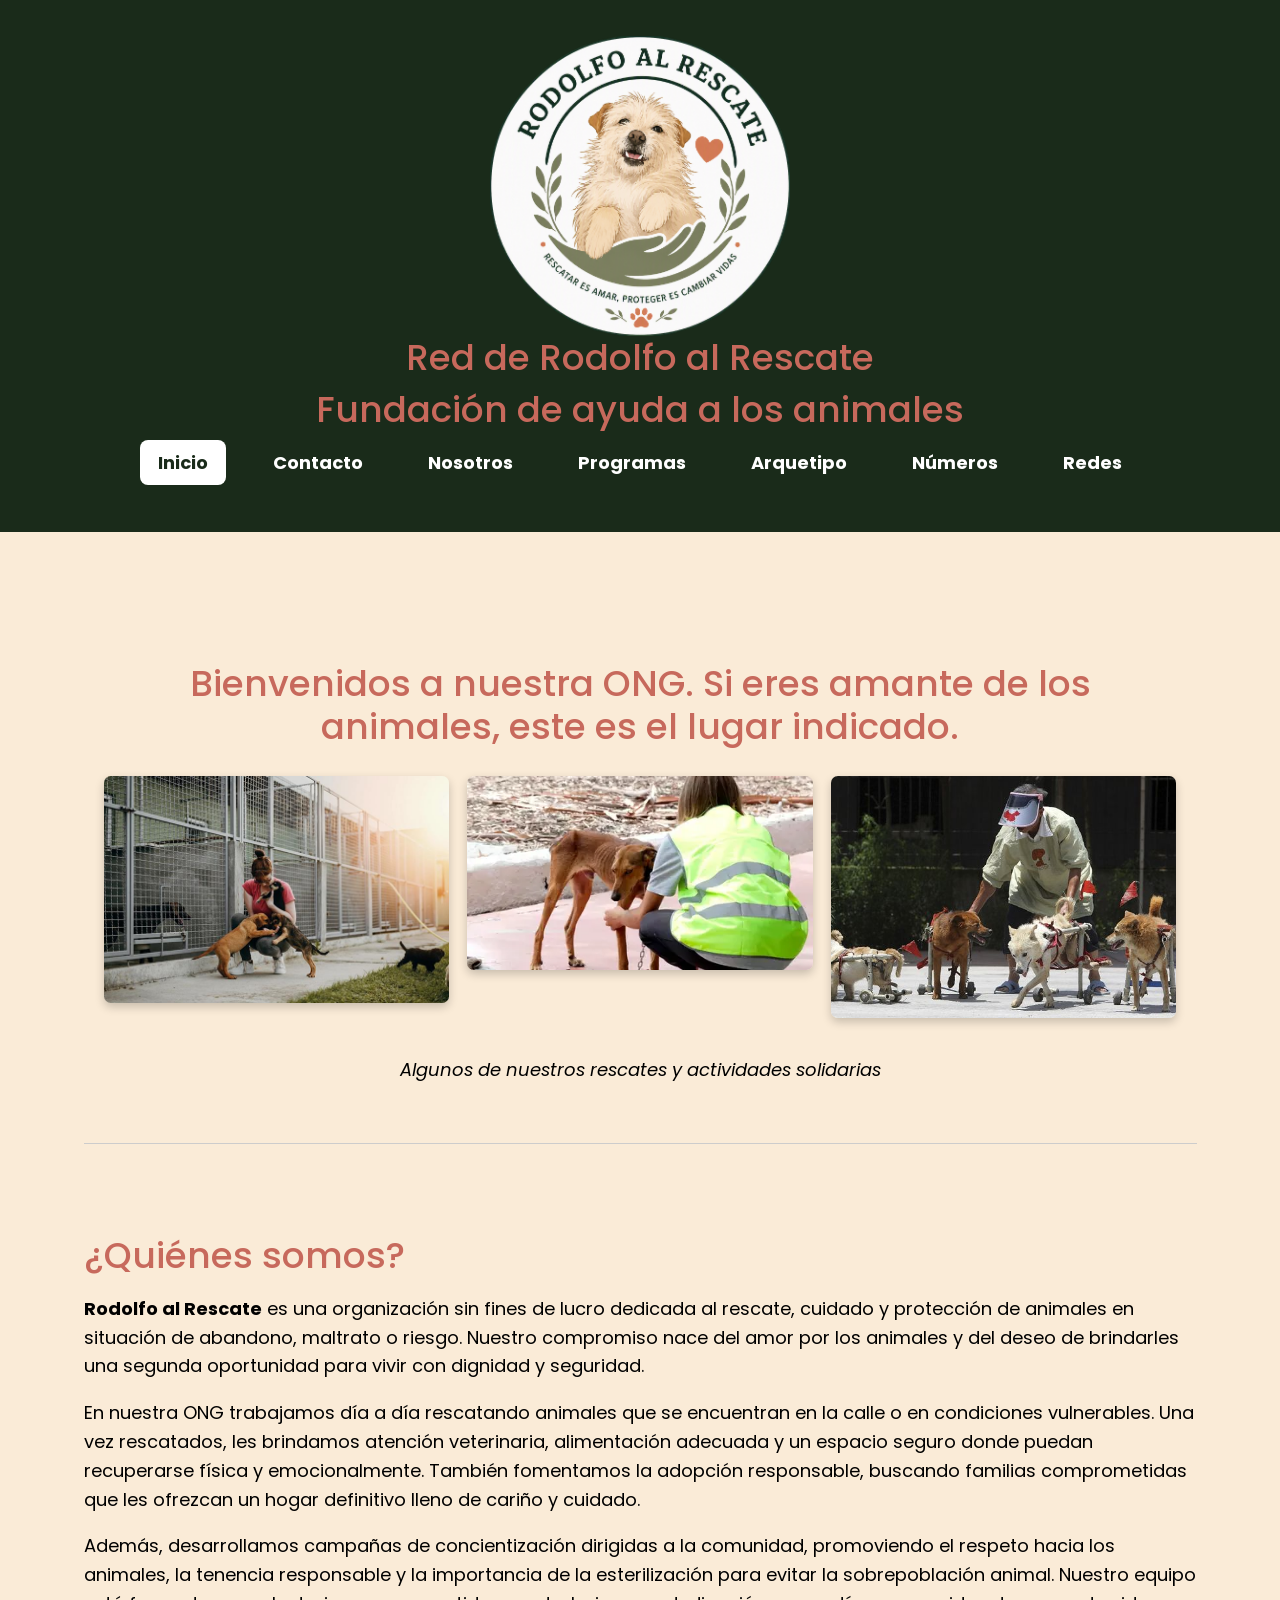
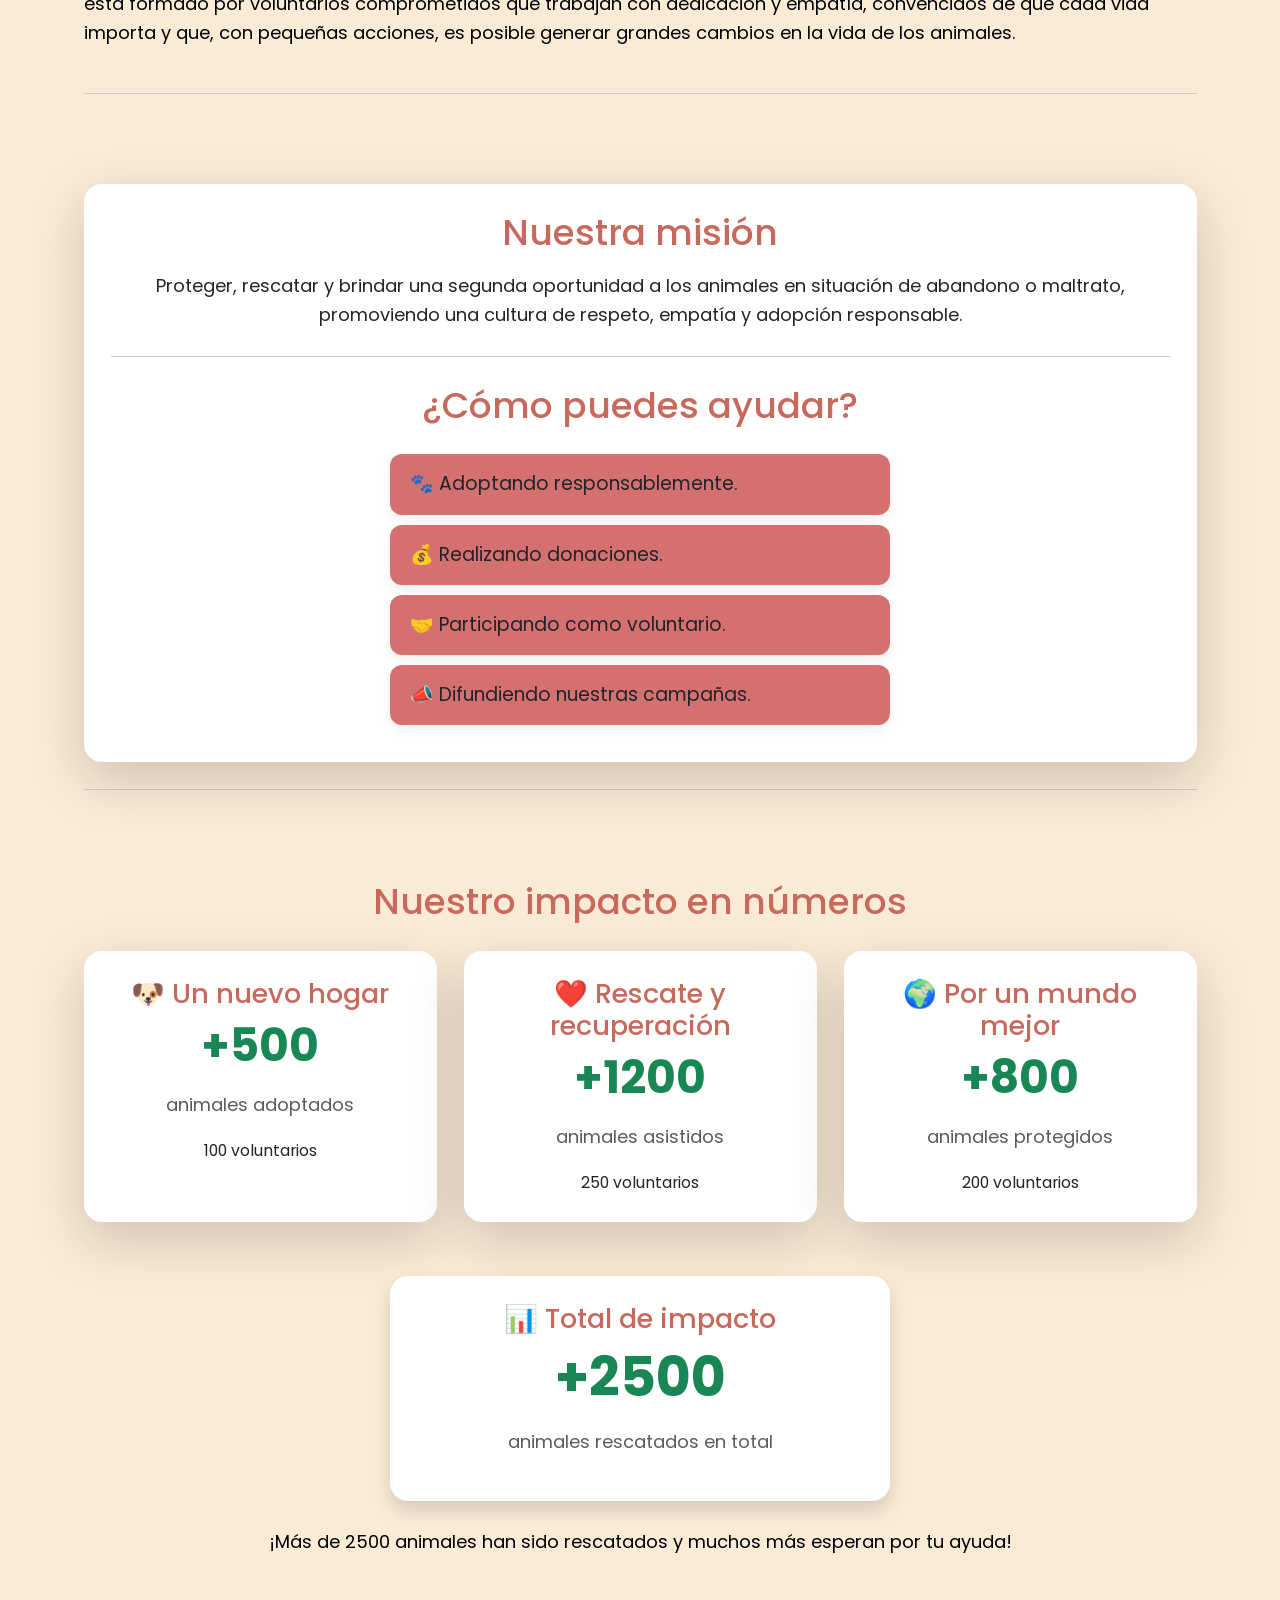
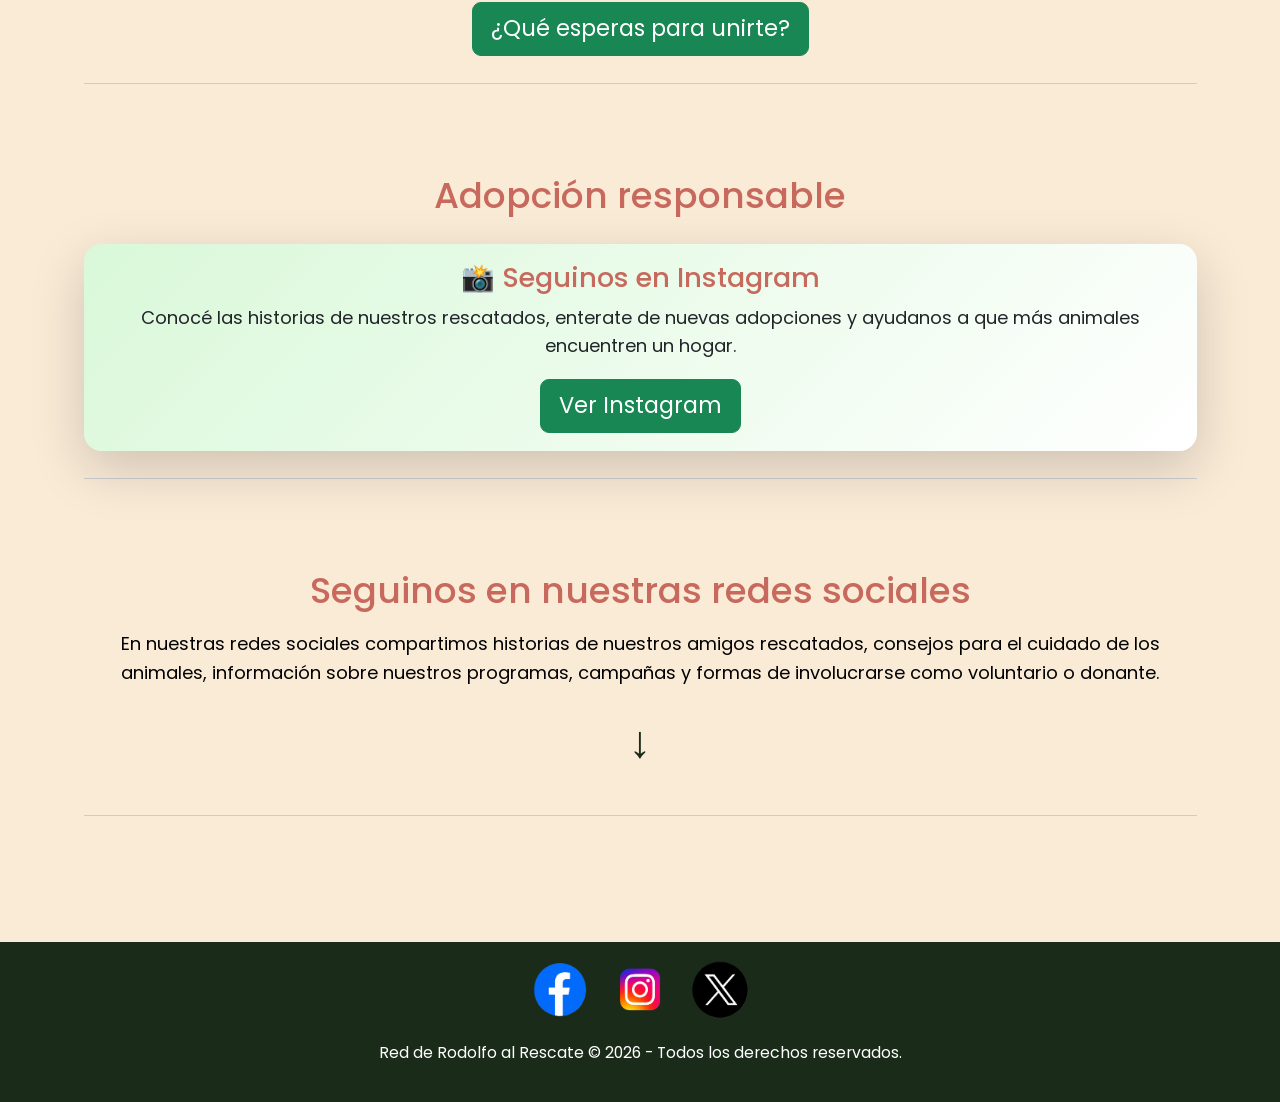
<file: tp-leng1-equipo-7/index.html>
<!DOCTYPE html>
<html lang="es">

    <head>
        <meta charset='utf-8'>
        <meta name="viewport" content="width=device-width, initial-scale=1.0">
        <meta name="description" content="Red Rodolfo al Rescate es una ONG dedicada al rescate, recuperación y adopción responsable de animales.">

        <link rel="preconnect" href="https://fonts.googleapis.com">
        <link href="https://fonts.googleapis.com/css2?family=Poppins:wght@300;400;600&display=swap" rel="stylesheet">

        <title>Red Rodolfo al Rescate | ONG de Protección Animal</title>

        <link href="https://cdn.jsdelivr.net/npm/bootstrap@5.3.3/dist/css/bootstrap.min.css" rel="stylesheet">
        <link rel="stylesheet" href="./CSS/estilos.css">
    </head>

    <body>

        <header class="text-center">
            <img src="./IMG/LOGO_ONG.png" alt="Logo de la ONG" width="300">
            <h1>Red de Rodolfo al Rescate</h1>
            <h2>Fundación de ayuda a los animales</h2>

            <nav aria-label="Navegación principal">
                <ul class="list-inline">
                    <li class="list-inline-item"><a href="./index.html" class="active">Inicio</a></li>
                    <li class="list-inline-item"><a href="./contacto.html">Contacto</a></li>
                    <li class="list-inline-item"><a href="./nosotros.html">Nosotros</a></li>
                    <li class="list-inline-item"><a href="./programas.html">Programas</a></li>
                    <li class="list-inline-item"><a href="./arquetipo.html">Arquetipo</a></li>
                    <li class="list-inline-item"><a href="#impacto">Números</a></li>
                    <li class="list-inline-item"><a href="#redes">Redes</a></li>
                </ul>
            </nav>
        </header>

        <main class="container">
            <section class="seccion-bienvenida my-5">
                <h2>Bienvenidos a nuestra ONG. Si eres amante de los animales, este es el lugar indicado.</h2>

                <figure class="galeria mt-4">

                    <div class="row g-3">

                        <div class="col-md-4">
                            <img src="./IMG/adopcion.jpg" alt="Adopción de mascotas" class="img-fluid rounded" loading="lazy">
                        </div>

                        <div class="col-md-4">
                            <img src="./IMG/rescate.jpg" alt="Rescate de un perro callejero" class="img-fluid rounded" loading="lazy">
                        </div>

                        <div class="col-md-4">
                            <img src="./IMG/medicina.jpg" alt="Veterinario ayudando a perros discapacitados" class="img-fluid rounded" loading="lazy">
                        </div>

                    </div>

                    <figcaption class="mt-3 text-center">Algunos de nuestros rescates y actividades solidarias</figcaption>

                </figure>

            </section>

            <section class="my-5">
                <h2>¿Quiénes somos?</h2>
                <p><strong>Rodolfo al Rescate</strong> es una organización sin fines de lucro dedicada al rescate, cuidado y protección de animales en situación de abandono, maltrato o riesgo. Nuestro compromiso nace del amor por los animales y del deseo de brindarles una segunda oportunidad para vivir con dignidad y seguridad.</p>
                <p>En nuestra ONG trabajamos día a día rescatando animales que se encuentran en la calle o en condiciones vulnerables. Una vez rescatados, les brindamos atención veterinaria, alimentación adecuada y un espacio seguro donde puedan recuperarse física y emocionalmente. También fomentamos la adopción responsable, buscando familias comprometidas que les ofrezcan un hogar definitivo lleno de cariño y cuidado.</p>
                <p>Además, desarrollamos campañas de concientización dirigidas a la comunidad, promoviendo el respeto hacia los animales, la tenencia responsable y la importancia de la esterilización para evitar la sobrepoblación animal. Nuestro equipo está formado por voluntarios comprometidos que trabajan con dedicación y empatía, convencidos de que cada vida importa y que, con pequeñas acciones, es posible generar grandes cambios en la vida de los animales.</p>
            </section>

            <section class="my-5">
                <div class="card shadow-lg border-0 rounded-4">

                    <div class="card-body p-4">
                        <h2 class="mb-3 text-center">Nuestra misión</h2>
                        <p class="text-center mb-4">Proteger, rescatar y brindar una segunda oportunidad a los animales en situación de abandono o maltrato, promoviendo una cultura de respeto, empatía y adopción responsable.</p>

                        <hr class="my-4">

                        <h2 class="mb-4 text-center">¿Cómo puedes ayudar?</h2>
                        <div class="list-group list-ayuda">
                            <div class="list-group-item d-flex align-items-center gap-2">🐾 Adoptando responsablemente.</div>
                            <div class="list-group-item d-flex align-items-center gap-2">💰 Realizando donaciones.</div>
                            <div class="list-group-item d-flex align-items-center gap-2">🤝 Participando como voluntario.</div>
                            <div class="list-group-item d-flex align-items-center gap-2">📣 Difundiendo nuestras campañas.</div>
                        </div>

                    </div>
                </div>
            </section>

            <section id="impacto" class="my-5">

                    <h2 class="text-center mb-4">Nuestro impacto en números</h2>

                    <div class="row g-4 text-center">

                        <div class="col-md-4">

                            <div class="card shadow-lg border-0 rounded-4 p-4 h-100">
                                <h3 class="mb-2">🐶 Un nuevo hogar</h3>
                                <p class="display-6 fw-bold text-success">+500</p>
                                <p class="text-muted">animales adoptados</p>
                                <small>100 voluntarios</small>
                            </div>
                        </div>

                        <div class="col-md-4">
                            <div class="card shadow-lg border-0 rounded-4 p-4 h-100">
                                <h3 class="mb-2">❤️ Rescate y recuperación</h3>
                                <p class="display-6 fw-bold text-success">+1200</p>
                                <p class="text-muted">animales asistidos</p>
                                <small>250 voluntarios</small>
                            </div>
                        </div>

                        <div class="col-md-4">
                            <div class="card shadow-lg border-0 rounded-4 p-4 h-100">
                                <h3 class="mb-2">🌍 Por un mundo mejor</h3>
                                <p class="display-6 fw-bold text-success">+800</p>
                                <p class="text-muted">animales protegidos</p>
                                <small>200 voluntarios</small>
                            </div>
                        </div>
                    </div>

                        <div class="text-center mt-5">
                            <div class="card shadow border-0 rounded-4 p-4 mx-auto" style="max-width: 500px;">
                                <h3>📊 Total de impacto</h3>
                                <p class="display-5 fw-bold text-success">+2500</p>
                                <p class="text-muted">animales rescatados en total</p>
                            </div>
                        </div>
                                <p class="text-center mt-4">¡Más de 2500 animales han sido rescatados y muchos más esperan por tu ayuda!</p>

                        <div class="text-center mt-4">
                            <a href="./contacto.html" class="btn btn-success btn-lg">¿Qué esperas para unirte?</a>
                        </div>
                        
            </section>

            <section class="my-5">
                <h2 class="text-center mb-4">Adopción responsable</h2>

                <div class="card shadow-lg border-0 rounded-4 text-center instagram-card mt-4">
                    <div class="card-body">

                        <h3>📸 Seguinos en Instagram</h3>

                        <p>Conocé las historias de nuestros rescatados, enterate de nuevas adopciones y ayudanos a que más animales encuentren un hogar.</p>
                        <a href="https://instagram.com" target="_blank" class="btn btn-success btn-lg">Ver Instagram</a>

                    </div>
                </div>
            </section>

            <section class="my-5 text-center">
                <h2>Seguinos en nuestras redes sociales</h2>

                <p>En nuestras redes sociales compartimos historias de nuestros amigos rescatados, consejos para el cuidado de los animales, información sobre nuestros programas, campañas y formas de involucrarse como voluntario o donante.</p>

                <div class="flecha-footer">
                    ↓ 
                </div>
            </section>

        </main>

        <footer class="text-center py-3">
            <div id="redes" class="redes-sociales mb-3">
                <a href="https://www.facebook.com" target="_blank" rel="noopener noreferrer">
                    <img src="./IMG/facebook.png" alt="Facebook" loading="lazy">
                </a>
                <a href="https://www.instagram.com" target="_blank" rel="noopener noreferrer">
                    <img src="./IMG/instagram.png" alt="Instagram" loading="lazy">
                </a>
                <a href="https://www.x.com" target="_blank" rel="noopener noreferrer">
                    <img src="./IMG/x.png" alt="Twitter" loading="lazy">
                </a>
            </div>
                <p><small>Red de Rodolfo al Rescate © 2026 - Todos los derechos reservados.</small></p>
        
        </footer>

        <script src="https://cdn.jsdelivr.net/npm/bootstrap@5.3.3/dist/js/bootstrap.bundle.min.js"></script>
        <script src="./JS/script.js"></script>

    </body>

</html>
</file>
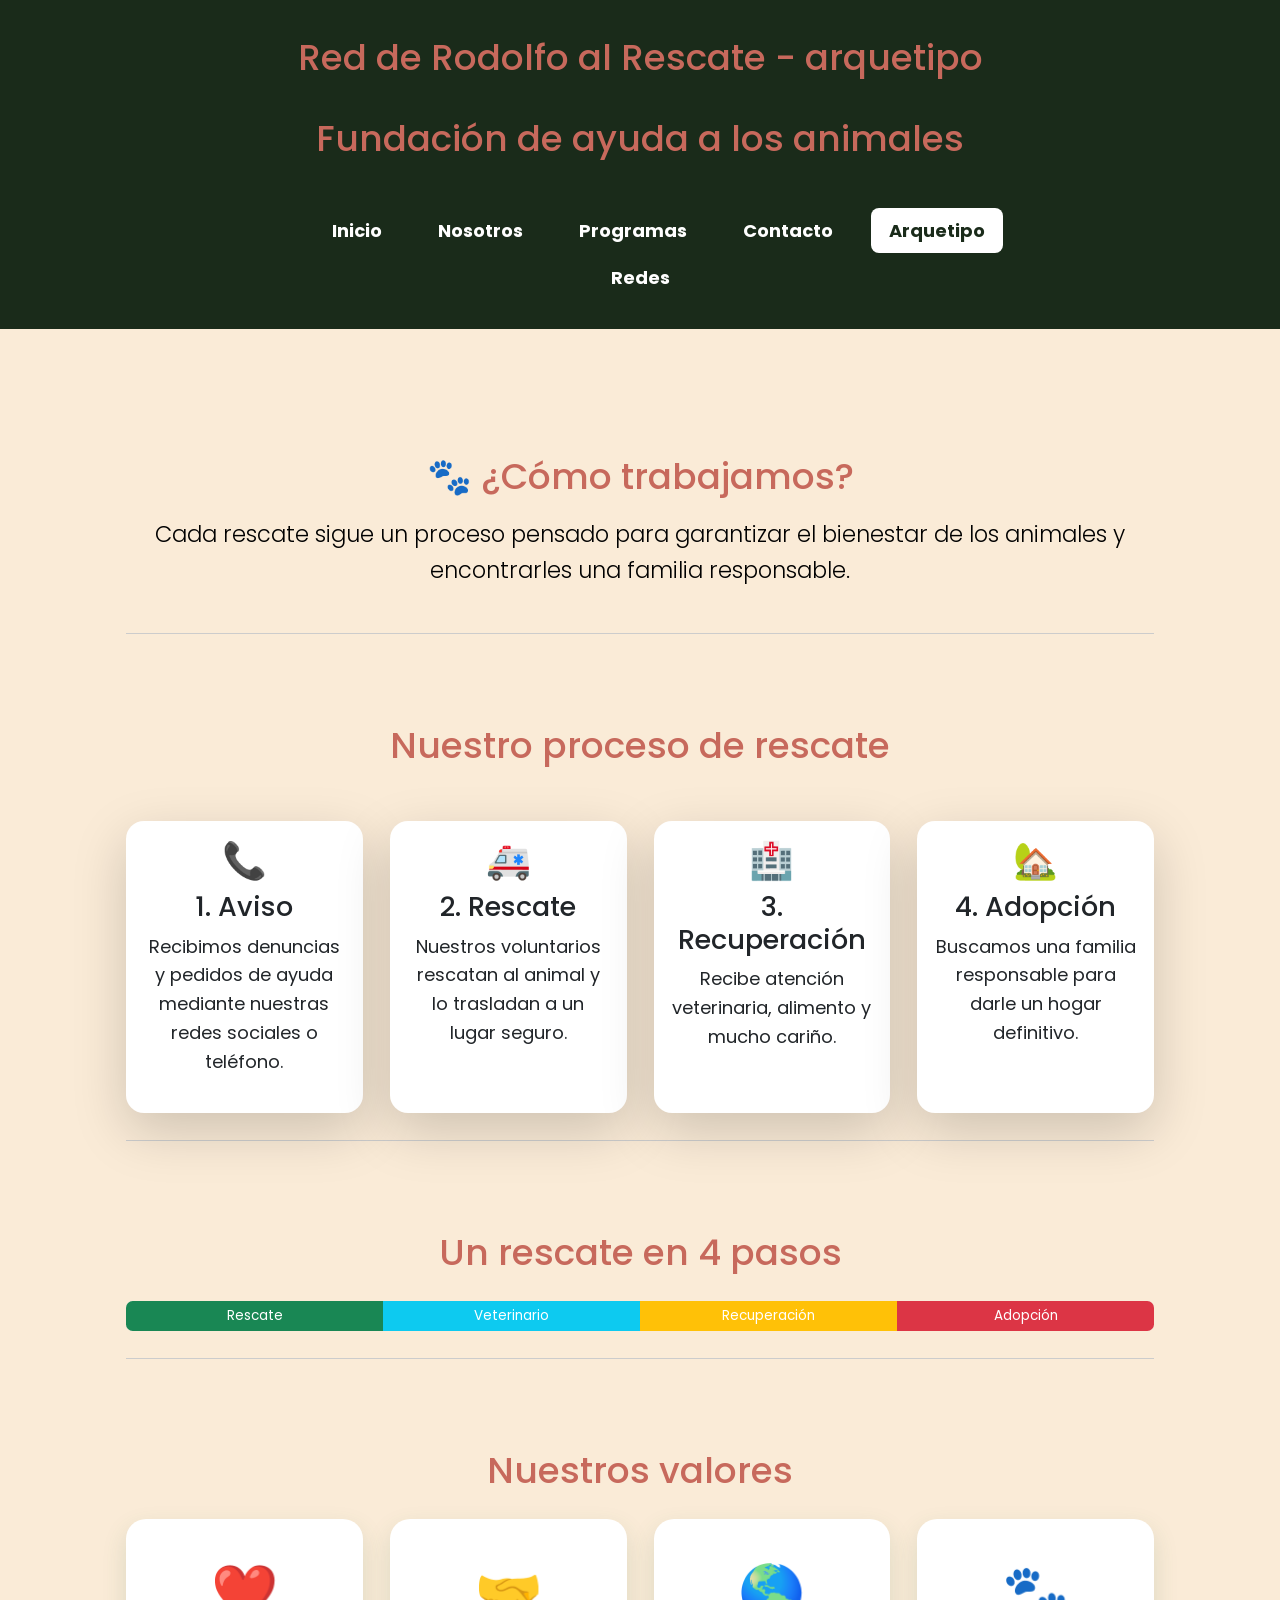
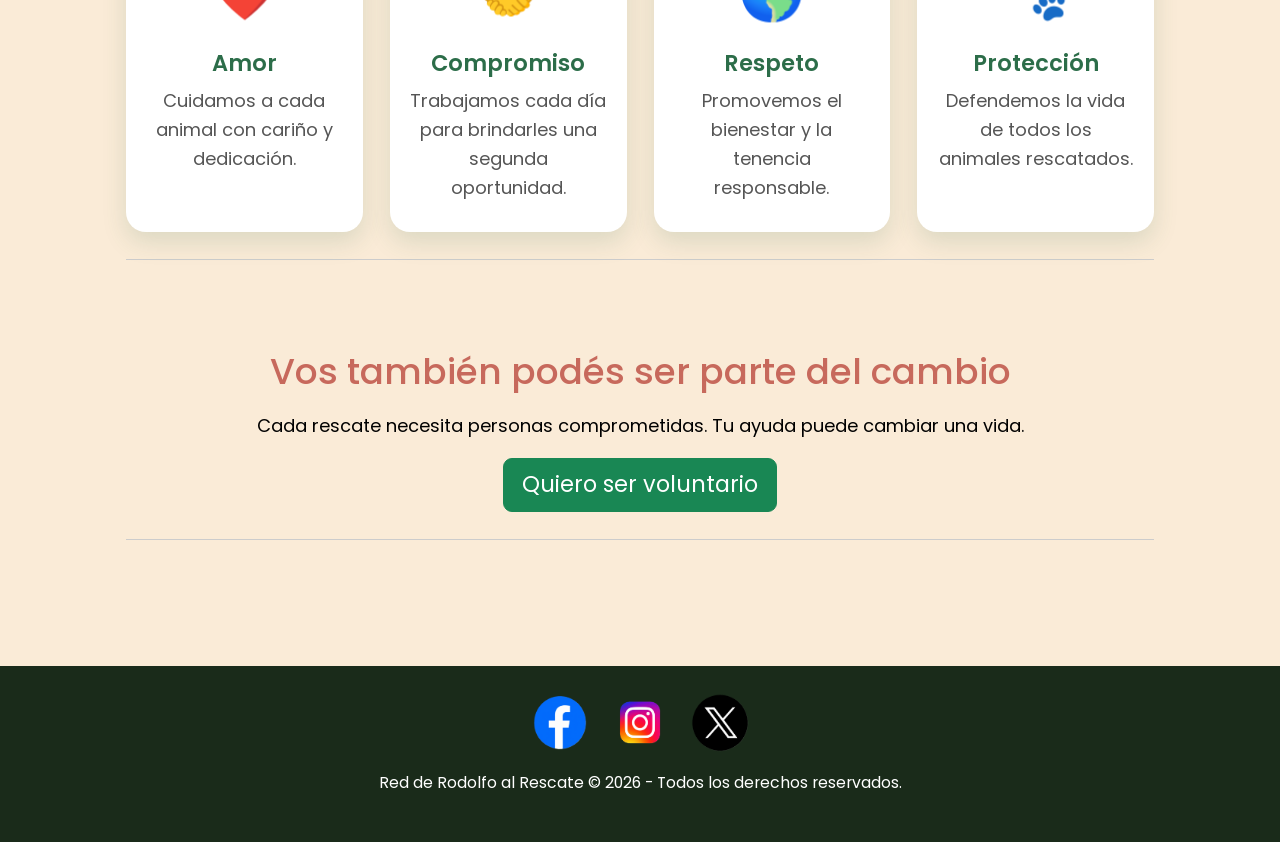
<file: tp-leng1-equipo-7/arquetipo.html>
<!DOCTYPE html>
<html lang="es">

    <head>
        <meta charset="UTF-8">
        <meta name="viewport" content="width=device-width, initial-scale=1.0">

        <link rel="preconnect" href="https://fonts.googleapis.com">
        <link href="https://fonts.googleapis.com/css2?family=Poppins:wght@300;400;600&display=swap" rel="stylesheet">
        
        <title>Red de Rodolfo al Rescate - arquetipo</title>
        
        <link href="https://cdn.jsdelivr.net/npm/bootstrap@5.3.3/dist/css/bootstrap.min.css" rel="stylesheet">
        <link rel="stylesheet" href="./CSS/estilos.css">
    </head>
    <body>
        <header>
            <h1>Red de Rodolfo al Rescate - arquetipo</h1><br>
            <h2>Fundación de ayuda a los animales</h2><br>
            <nav>
                <ul>
                    <li><a href="./index.html">Inicio</a></li>
                    <li><a href="./nosotros.html">Nosotros</a></li>
                    <li><a href="./programas.html">Programas</a></li>
                    <li><a href="./contacto.html">Contacto</a></li>
                    <li><a href="./arquetipo.html" class="active">Arquetipo</a></li>
                </ul>
            </nav>
            <nav>
                <a href="#redes">Redes</a>
            </nav>
        
        </header>
        <main>
            <section class="text-center my-5">
                <h2>🐾 ¿Cómo trabajamos?</h2>

                <p class="lead"> Cada rescate sigue un proceso pensado para garantizar el bienestar de los animales y encontrarles una familia responsable.</p>
            </section>

            <section class="my-5">
                <h2 class="text-center mb-5">Nuestro proceso de rescate</h2>
                <div class="row g-4">

                    <div class="col-md-3">
                        <div class="card shadow-lg border-0 rounded-4 h-100">
                            <div class="card-body text-center">
                                <h1>📞</h1>
                                <h4>1. Aviso</h4>
                                <p>Recibimos denuncias y pedidos de ayuda mediante nuestras redes sociales o teléfono.</p>
                            </div>
                        </div>
                    </div>

                    <div class="col-md-3">
                        <div class="card shadow-lg border-0 rounded-4 h-100">
                            <div class="card-body text-center">
                                <h1>🚑</h1>
                                <h4>2. Rescate</h4>
                                <p>
                                    Nuestros voluntarios rescatan al animal
                                    y lo trasladan a un lugar seguro.
                                </p>
                            </div>
                        </div>
                    </div>

                    <div class="col-md-3">
                        <div class="card shadow-lg border-0 rounded-4 h-100">
                            <div class="card-body text-center">
                                <h1>🏥</h1>
                                <h4>3. Recuperación</h4>
                                <p>
                                    Recibe atención veterinaria, alimento
                                    y mucho cariño.
                                </p>
                            </div>
                        </div>
                    </div>

                    <div class="col-md-3">
                        <div class="card shadow-lg border-0 rounded-4 h-100">
                            <div class="card-body text-center">
                                <h1>🏡</h1>
                                <h4>4. Adopción</h4>
                                <p>
                                    Buscamos una familia responsable
                                    para darle un hogar definitivo.
                                </p>
                            </div>
                        </div>
                    </div>

                </div>
            </section>
            <section class="my-5">
                <h2 class="text-center mb-4">Un rescate en 4 pasos</h2>

                <div class="progress" style="height:30px;">
                    <div class="progress-bar bg-success" style="width:25%">Rescate</div>
                    <div class="progress-bar bg-info" style="width:25%">Veterinario</div>
                    <div class="progress-bar bg-warning" style="width:25%">Recuperación</div>
                    <div class="progress-bar bg-danger" style="width:25%">Adopción</div>
                </div>
            </section>

            <section class="my-5">
                <h2 class="text-center mb-4">Nuestros valores</h2>
                <div class="row text-center g-4">

                    <div class="col-md-3">
                        <div class="valor-card">
                            <div class="valor-icono">❤️</div>
                            <h5>Amor</h5>
                            <p>Cuidamos a cada animal con cariño y dedicación.</p>
                        </div>
                    </div>

                    <div class="col-md-3">
                        <div class="valor-card">
                            <div class="valor-icono">🤝</div>
                            <h5>Compromiso</h5>
                            <p>Trabajamos cada día para brindarles una segunda oportunidad.</p>
                        </div>
                    </div>

                    <div class="col-md-3">
                        <div class="valor-card">
                            <div class="valor-icono">🌎</div>
                            <h5>Respeto</h5>
                            <p>Promovemos el bienestar y la tenencia responsable.</p>
                        </div>
                    </div>

                    <div class="col-md-3">
                        <div class="valor-card">
                            <div class="valor-icono">🐾</div>
                            <h5>Protección</h5>
                            <p>Defendemos la vida de todos los animales rescatados.</p>
                        </div>
                    </div>
                </div>
            </section>
            <section class="text-center my-5">
                <h2>Vos también podés ser parte del cambio</h2>

                <p>
                Cada rescate necesita personas comprometidas.
                Tu ayuda puede cambiar una vida.
                </p>

                <a href="./contacto.html"
                class="btn btn-success btn-lg">
                Quiero ser voluntario
                </a>
            </section>
        </main>
        <footer>
            <div id="redes" class="redes-sociales">
                <a href="https://www.facebook.com" target="_blank" rel="noopener noreferrer">
                    <img src="./IMG/facebook.png" alt="Facebook">
                </a>

                <a href="https://www.instagram.com" target="_blank" rel="noopener noreferrer">
                    <img src="./IMG/instagram.png" alt="Instagram">
                </a>

                <a href="https://www.x.com" target="_blank" rel="noopener noreferrer">
                    <img src="./IMG/x.png" alt="Twitter">
                </a>
            </div>
            <p><small>Red de Rodolfo al Rescate © 2026 - Todos los derechos reservados.</small></p>
        </footer>
        <script src="https://cdn.jsdelivr.net/npm/bootstrap@5.3.3/dist/js/bootstrap.bundle.min.js"></script>
        <script src="./JS/script.js"></script>
    </body>
</html>
</file>
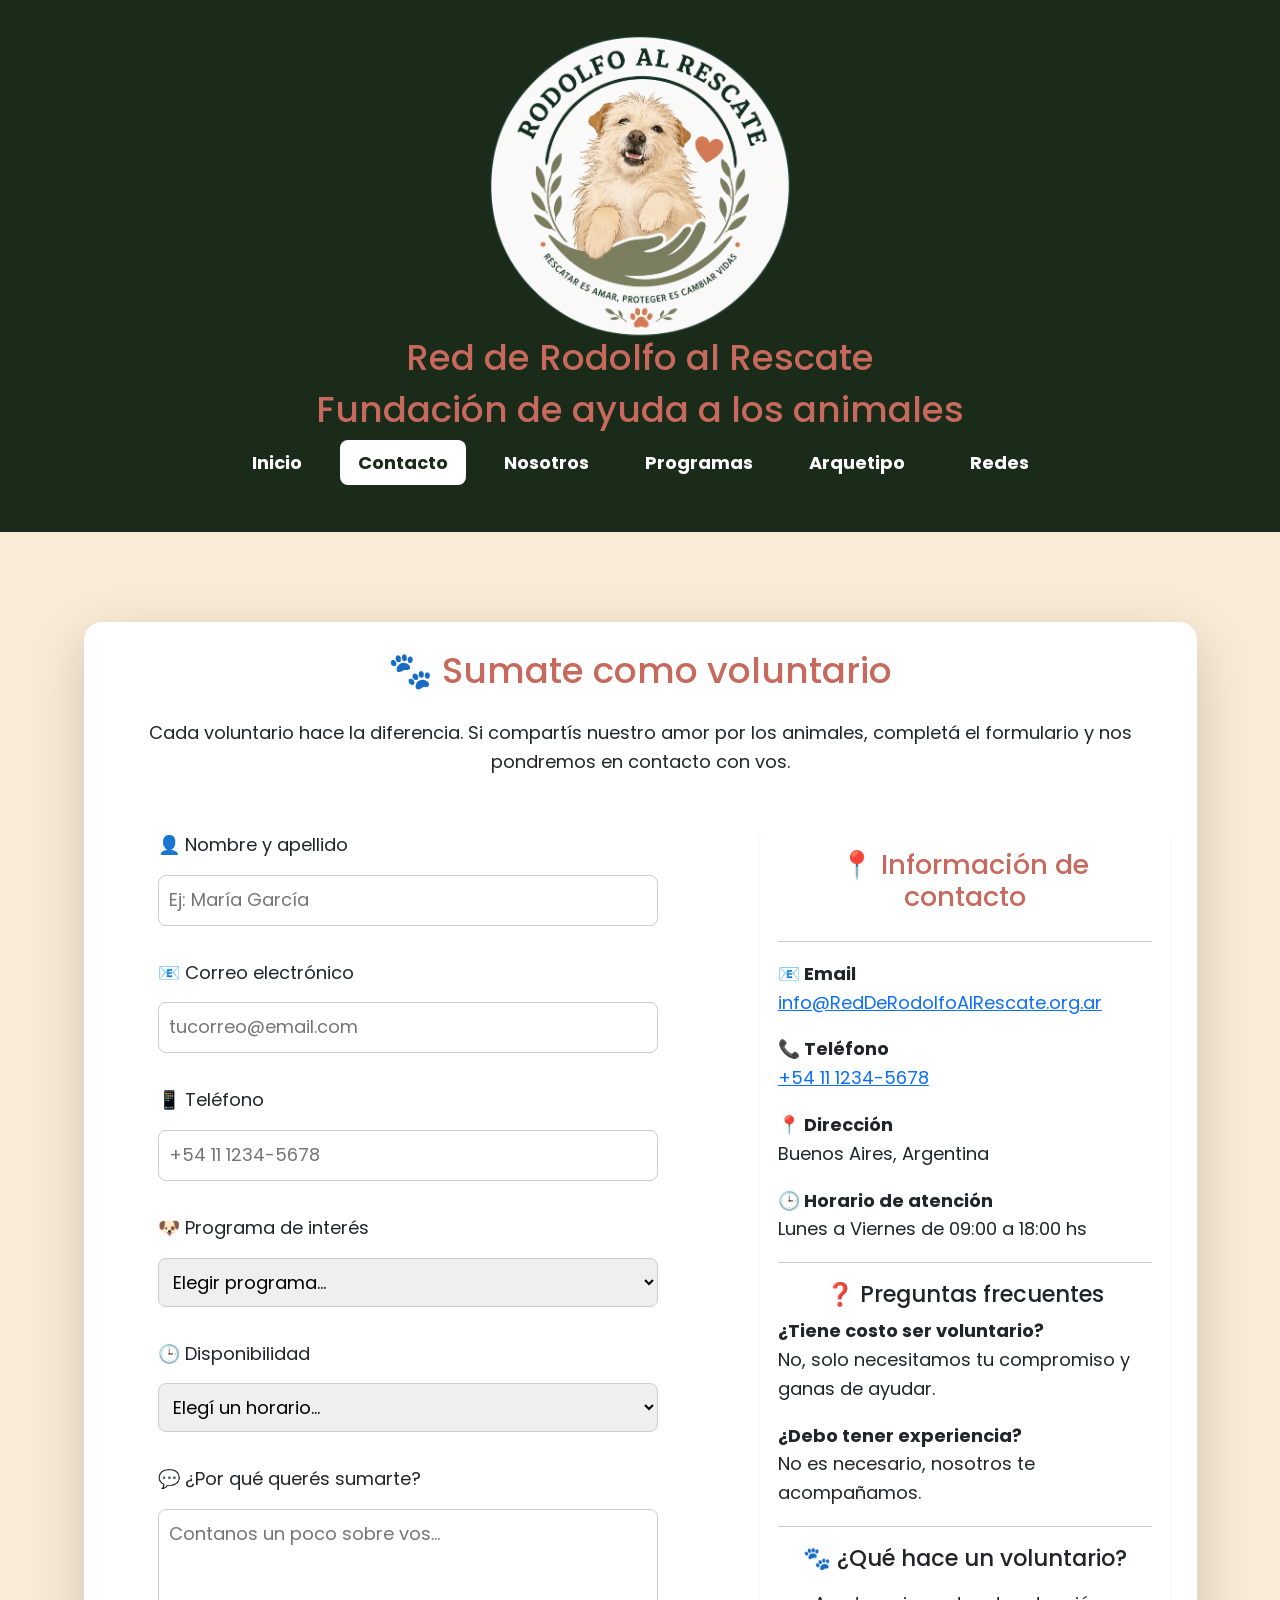
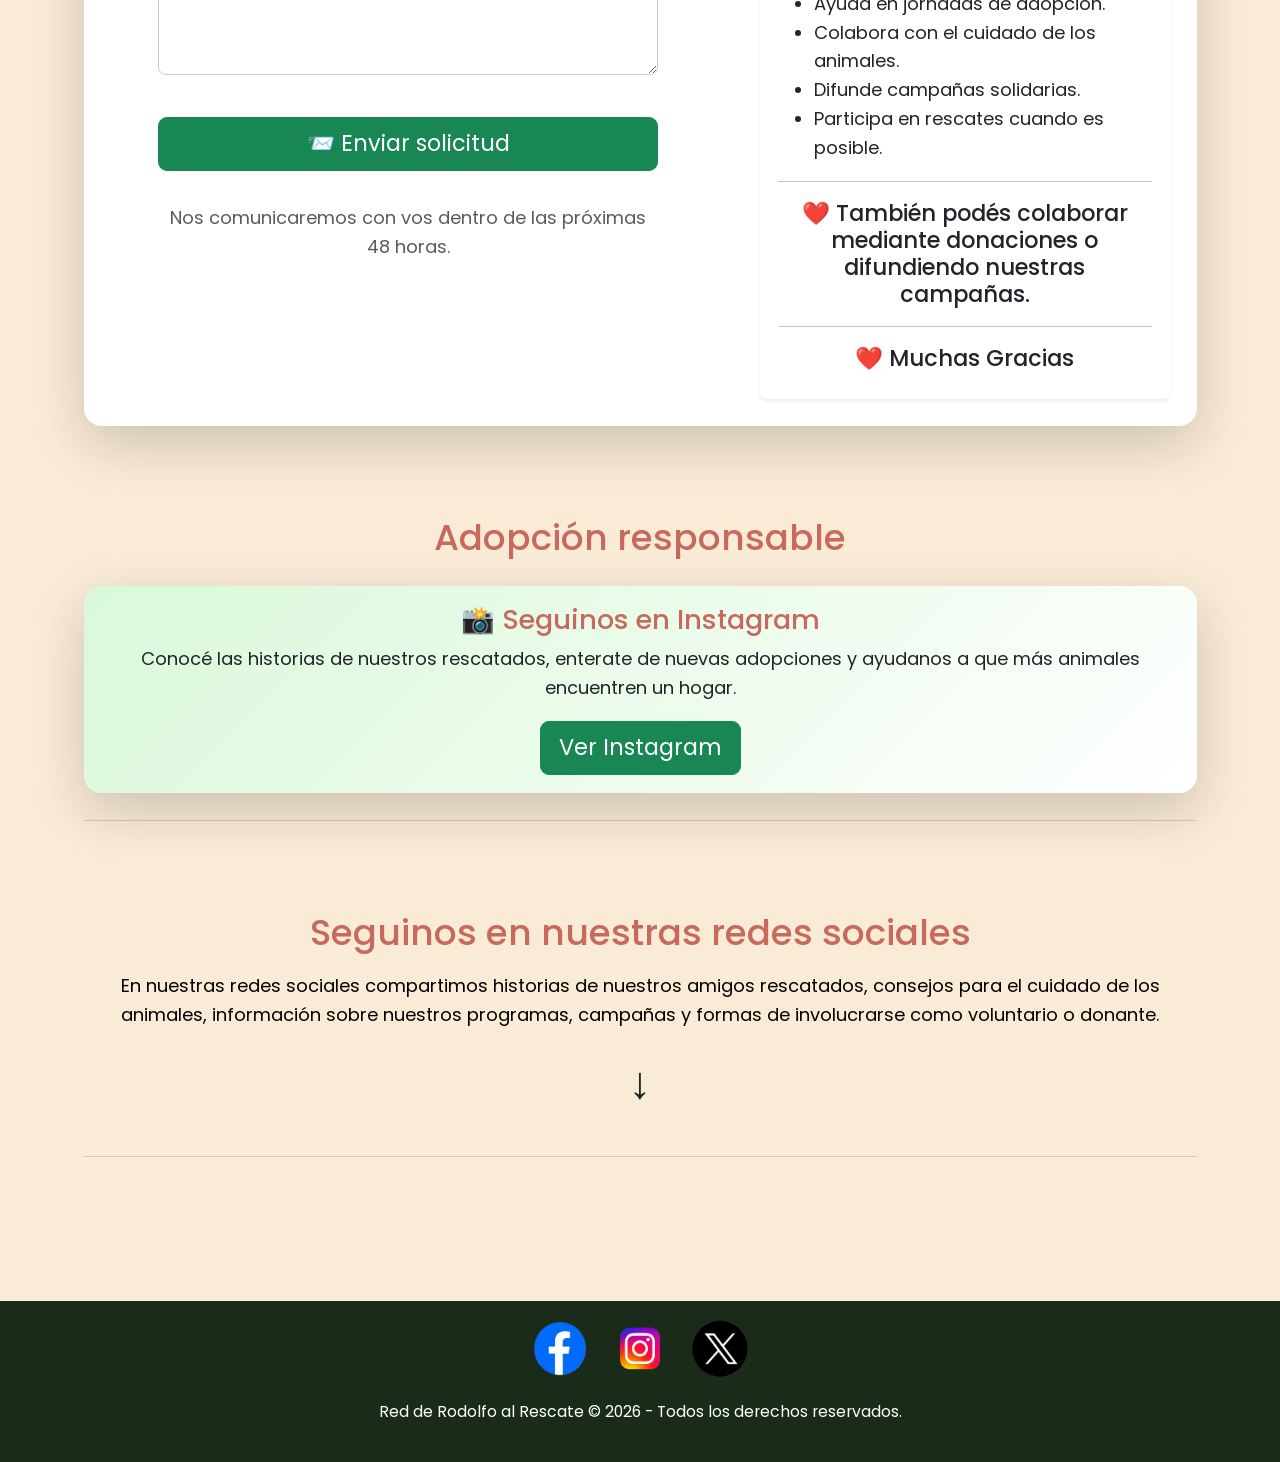
<file: tp-leng1-equipo-7/contacto.html>
<!DOCTYPE html>
<html lang="es">

    <head>
        <meta charset="UTF-8">
        <meta name="viewport" content="width=device-width, initial-scale=1.0">

        <title>Red de Rodolfo al Rescate - contacto</title>

        <link rel="preconnect" href="https://fonts.googleapis.com">
        <link href="https://fonts.googleapis.com/css2?family=Poppins:wght@300;400;600&display=swap" rel="stylesheet">

        <link href="https://cdn.jsdelivr.net/npm/bootstrap@5.3.3/dist/css/bootstrap.min.css" rel="stylesheet">
        <link rel="stylesheet" href="./CSS/estilos.css">
    </head>

    <body>

        <header class="text-center">
            <img src="./IMG/LOGO_ONG.png" alt="Logo ONG" width="300">
            <h1>Red de Rodolfo al Rescate</h1>
            <h2>Fundación de ayuda a los animales</h2>

            <nav aria-label="Navegación principal">
                <ul class="list-inline">
                    <li><a href="./index.html">Inicio</a></li>
                    <li><a href="./contacto.html" class="active">Contacto</a></li>
                    <li><a href="./nosotros.html">Nosotros</a></li>
                    <li><a href="./programas.html">Programas</a></li>
                    <li class="list-inline-item"><a href="./arquetipo.html">Arquetipo</a></li>
                    <li><a href="#redes">Redes</a></li>
                </ul>
            </nav>    
        </header>

        <main class="container my-5">

            <div class="card shadow-lg border-0 rounded-4">

                <div class="card-body p-4">

                     <h2 class="text-center mb-4">🐾 Sumate como voluntario</h2>

                        <p class="text-center mb-5">Cada voluntario hace la diferencia. Si compartís nuestro amor por los animales, completá el formulario y nos pondremos en contacto con vos.</p>

                        <div class="row g-5">

                            <div class="col-lg-7">

                                <form action="#" method="post">

                                    <label for="nombre">👤 Nombre y apellido</label>
                                    <input type="text" id="nombre" name="nombre" placeholder="Ej: María García" autocomplete="name" required>

                                    <label for="email" class="mt-3">📧 Correo electrónico</label>
                                    <input type="email" id="email" name="email" placeholder="tucorreo@email.com" autocomplete="email" required>

                                    <label for="telefono" class="mt-3">📱 Teléfono</label>
                                    <input type="tel" id="telefono" name="telefono"placeholder="+54 11 1234-5678" autocomplete="tel" required>

                                    <label for="programa" class="mt-3">🐶 Programa de interés</label>
                                        <select id="programa" name="programa" required>
                                            <option value="">Elegir programa...</option>
                                            <option>Un nuevo hogar</option>
                                            <option>Rescate y recuperación</option>
                                            <option>Por un mundo mejor</option>
                                        </select>

                                    <label for="disponibilidad" class="mt-3">🕒 Disponibilidad</label>
                                        <select id="disponibilidad" name="disponibilidad" required>
                                            <option value="">Elegí un horario...</option>
                                            <option>Mañana</option>
                                            <option>Tarde</option>
                                            <option>Noche</option>
                                        </select>

                                    <label for="mensaje" class="mt-3">💬 ¿Por qué querés sumarte?</label>

                                        <textarea id="mensaje" name="mensaje" rows="5" placeholder="Contanos un poco sobre vos..."></textarea>

                                        <button type="submit" class="btn btn-success btn-lg mt-4 w-100">📨 Enviar solicitud</button>
                                        <p class="text-center text-muted mt-3">Nos comunicaremos con vos dentro de las próximas 48 horas.</p>

                                </form>

                            </div>

                            <div class="col-lg-5">

                                <div class="card h-100 shadow-sm border-0">

                                    <div class="card-body">

                                        <h3 class="text-center mb-4">📍 Información de contacto</h3>

                                        <hr>

                                        <p><strong>📧 Email</strong><br><a href="mailto:info@RedDeRodolfoAlRescate.org.ar">info@RedDeRodolfoAlRescate.org.ar</a></p>

                                        <p><strong>📞 Teléfono</strong><br><a href="tel:+541112345678">+54 11 1234-5678</a></p>

                                        <p><strong>📍 Dirección</strong><br>Buenos Aires, Argentina</p>

                                        <p><strong>🕒 Horario de atención</strong><br>Lunes a Viernes de 09:00 a 18:00 hs</p>

                                        <hr>

                                        <h5 class="text-center">❓ Preguntas frecuentes</h5>

                                        <p><strong>¿Tiene costo ser voluntario?</strong><br>No, solo necesitamos tu compromiso y ganas de ayudar.</p>
                                        <p><strong>¿Debo tener experiencia?</strong><br>No es necesario, nosotros te acompañamos.</p>
                                        <hr>

                                        <h5 class="text-center">🐾 ¿Qué hace un voluntario?</h5>

                                            <ul class="mt-3">
                                                <li>Ayuda en jornadas de adopción.</li>
                                                <li>Colabora con el cuidado de los animales.</li>
                                                <li>Difunde campañas solidarias.</li>
                                                <li>Participa en rescates cuando es posible.</li>
                                            </ul>

                                        <hr>
                                        <h5 class="text-center mt-3">❤️ También podés colaborar mediante donaciones o difundiendo nuestras campañas.</h5>
                                        <hr>
                                        <h5 class="text-center">❤️ Muchas Gracias</h5>
                                    </div>

                                </div>

                            </div>

                        </div>

                </div>

            </div>

            <section class="my-5">
                <h2 class="text-center mb-4">Adopción responsable</h2>

                <div class="card shadow-lg border-0 rounded-4 text-center instagram-card mt-4">
                    <div class="card-body">

                        <h3>📸 Seguinos en Instagram</h3>

                        <p>Conocé las historias de nuestros rescatados, enterate de nuevas adopciones y ayudanos a que más animales encuentren un hogar.</p>
                        <a href="https://instagram.com" target="_blank" class="btn btn-success btn-lg">Ver Instagram</a>

                    </div>
                </div>
            </section>
            
            <section class="my-5 text-center">
                <h2>Seguinos en nuestras redes sociales</h2>

                <p>En nuestras redes sociales compartimos historias de nuestros amigos rescatados, consejos para el cuidado de los animales, información sobre nuestros programas, campañas y formas de involucrarse como voluntario o donante.</p>

        
                <div class="flecha-footer">
                    ↓
                </div>
            </section>

        </main>

        <footer class="text-center py-3">

            <div id="redes" class="redes-sociales mb-3">

                <a href="https://www.facebook.com" target="_blank" rel="noopener noreferrer">
                <img src="./IMG/facebook.png" alt="Facebook"></a>

                <a href="https://www.instagram.com" target="_blank" rel="noopener noreferrer">
                <img src="./IMG/instagram.png" alt="Instagram"></a>

                <a href="https://www.x.com" target="_blank" rel="noopener noreferrer">
                <img src="./IMG/x.png" alt="Twitter"></a>

            </div>

            <p><small>Red de Rodolfo al Rescate © 2026 - Todos los derechos reservados.</small></p>

        </footer>

        <script src="https://cdn.jsdelivr.net/npm/bootstrap@5.3.3/dist/js/bootstrap.bundle.min.js"></script>
        <script src="./JS/script.js"></script>

    </body>

</html>
</file>
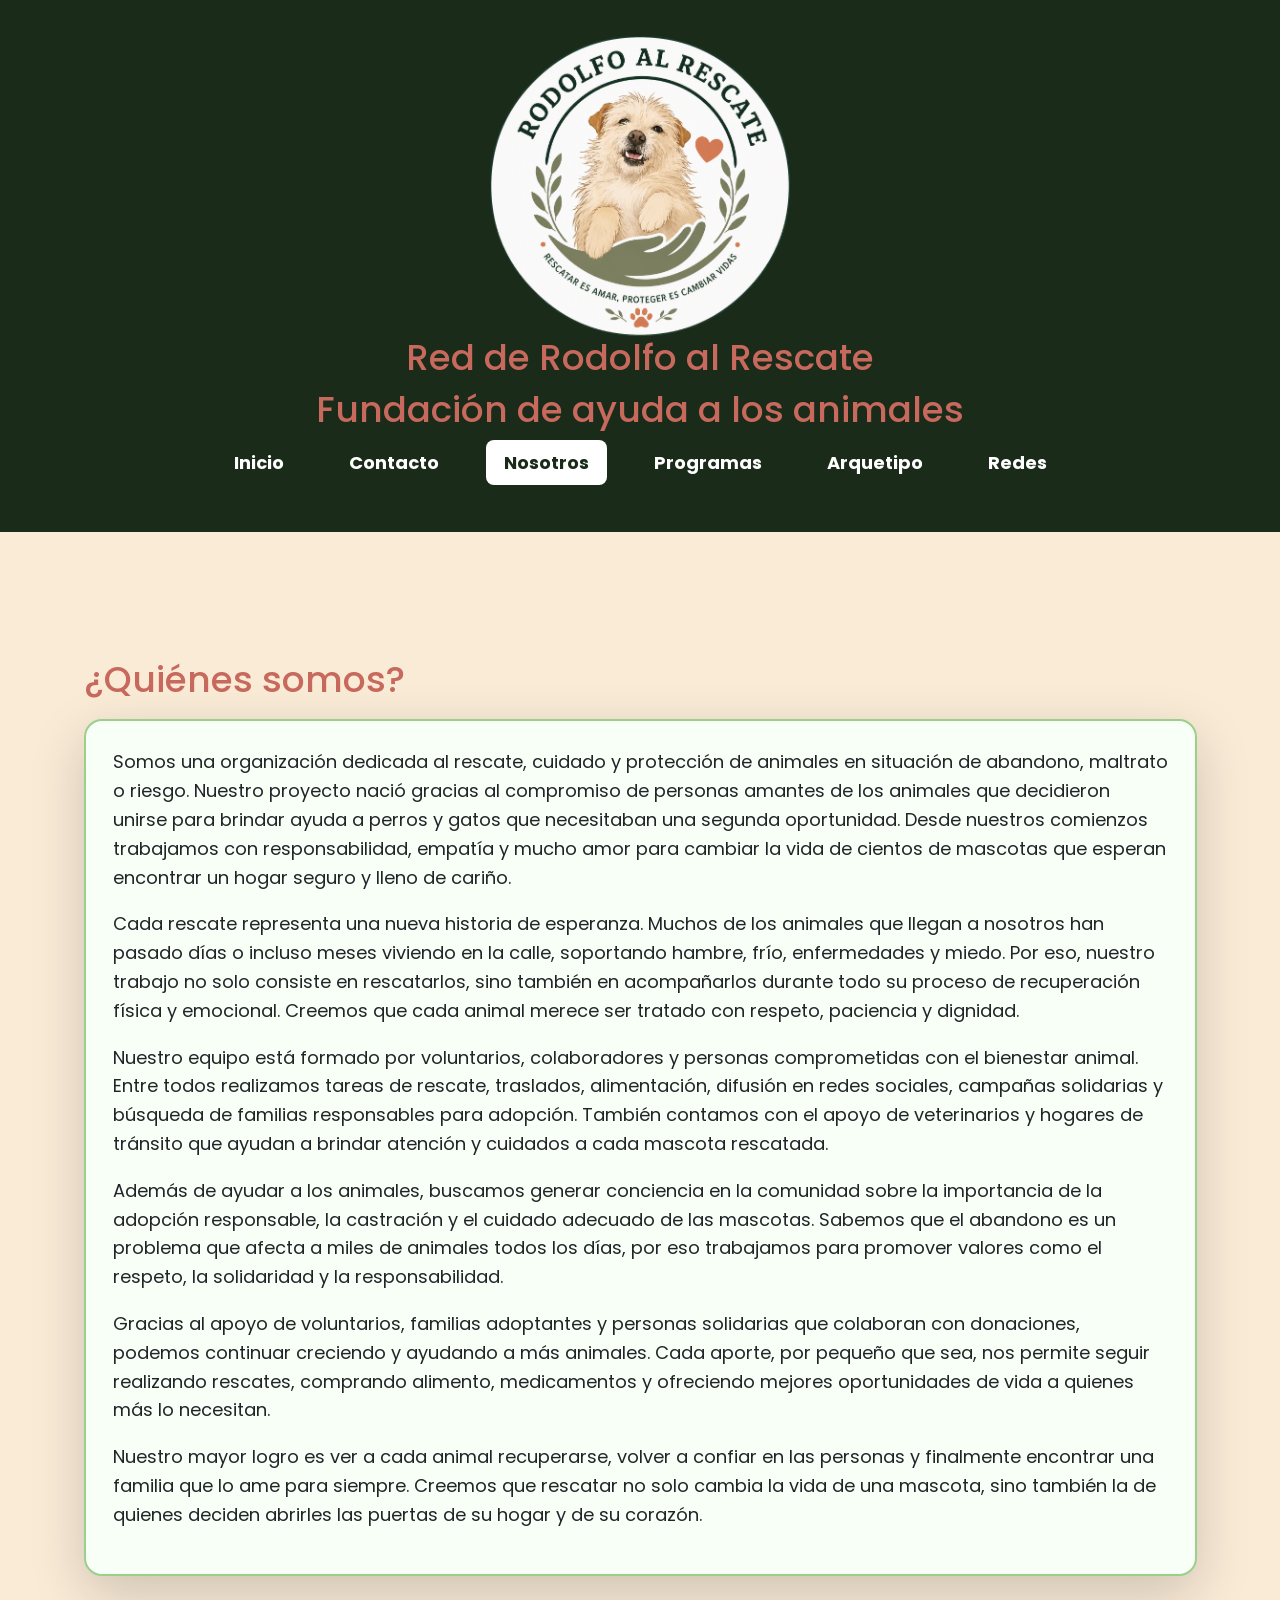
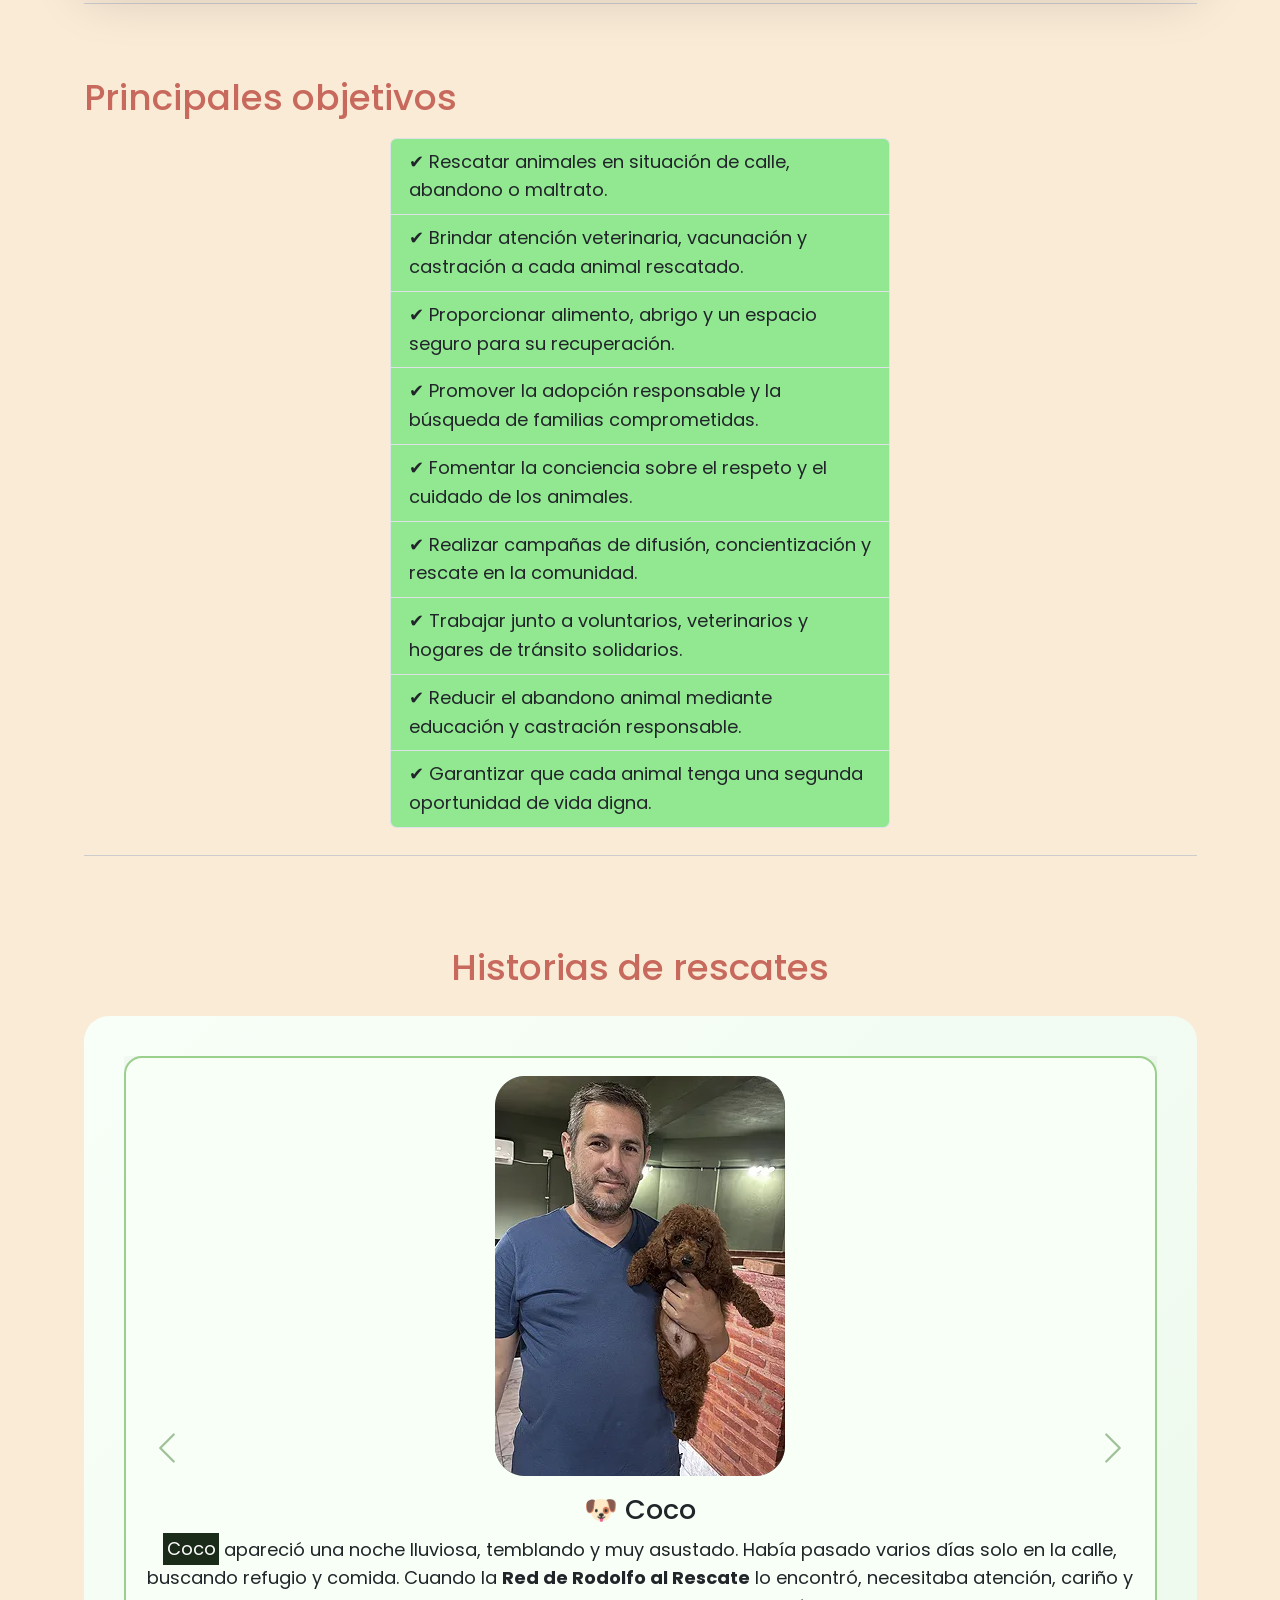
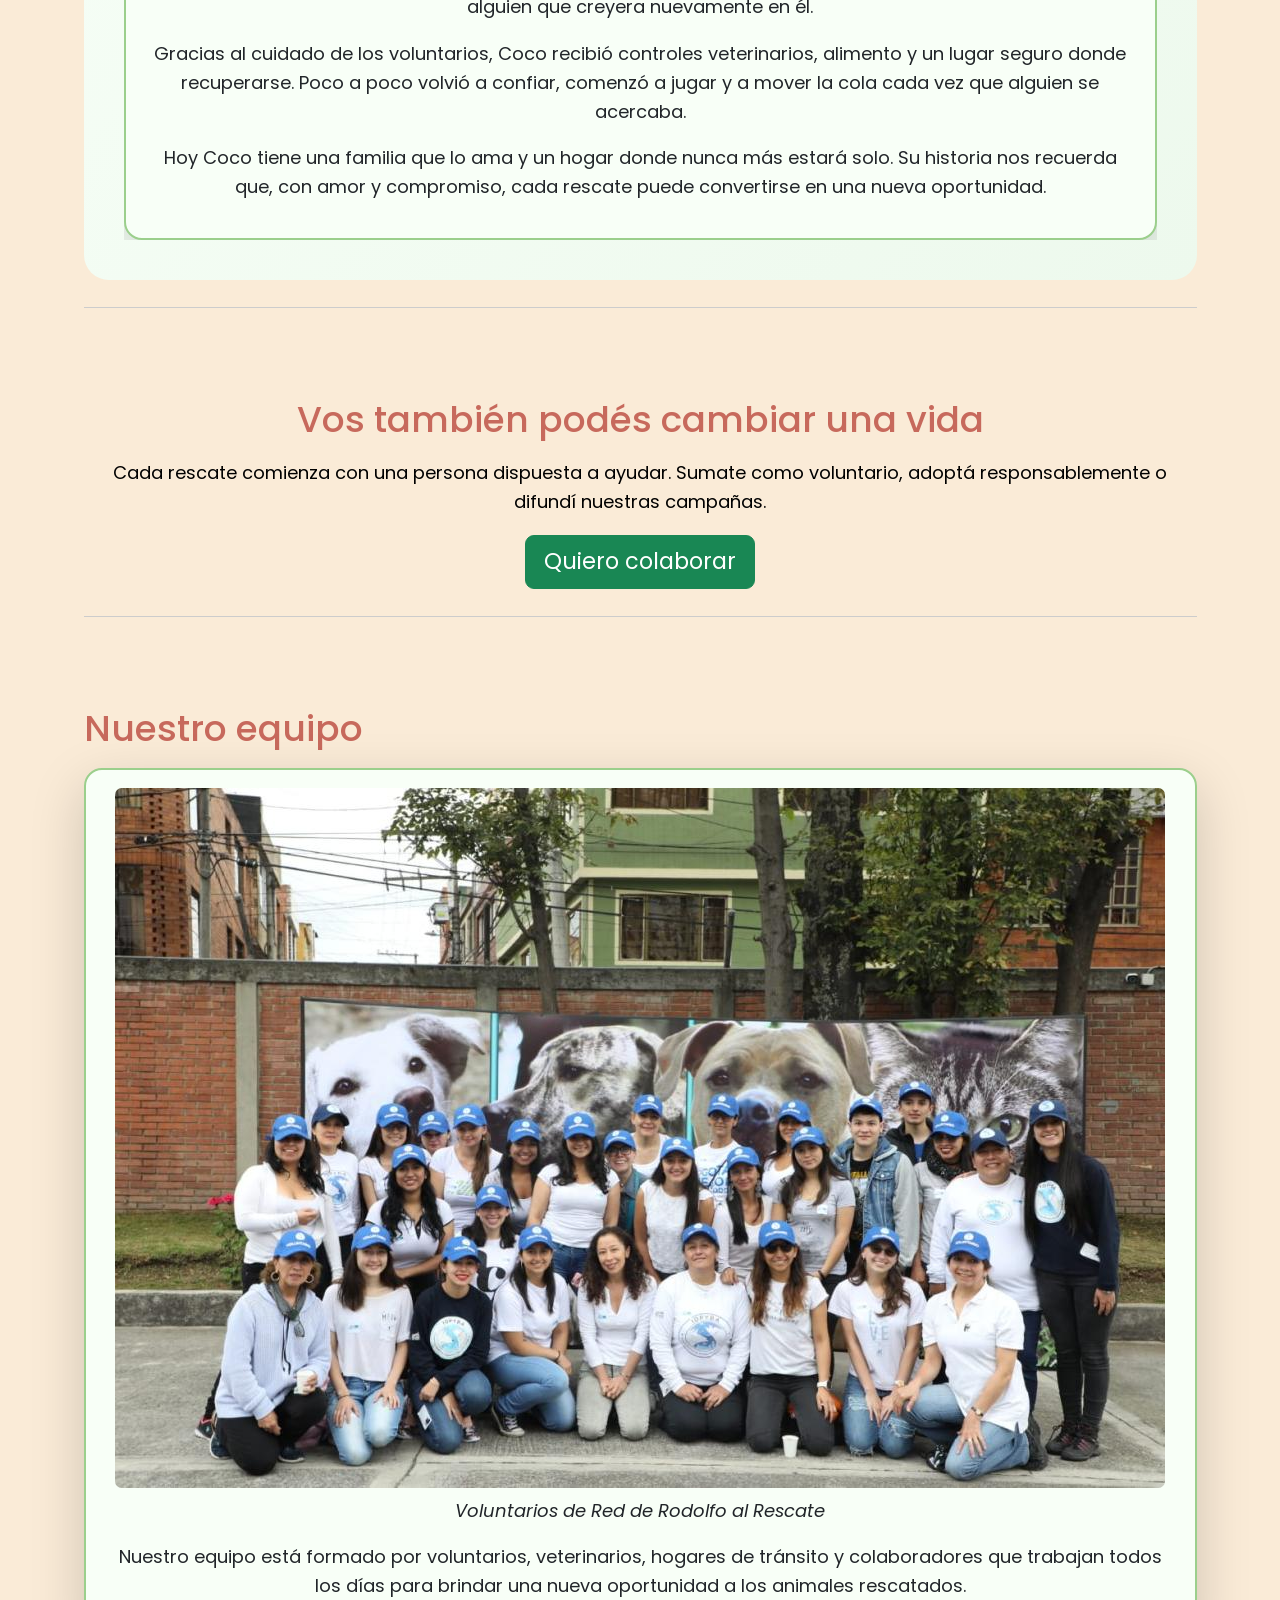
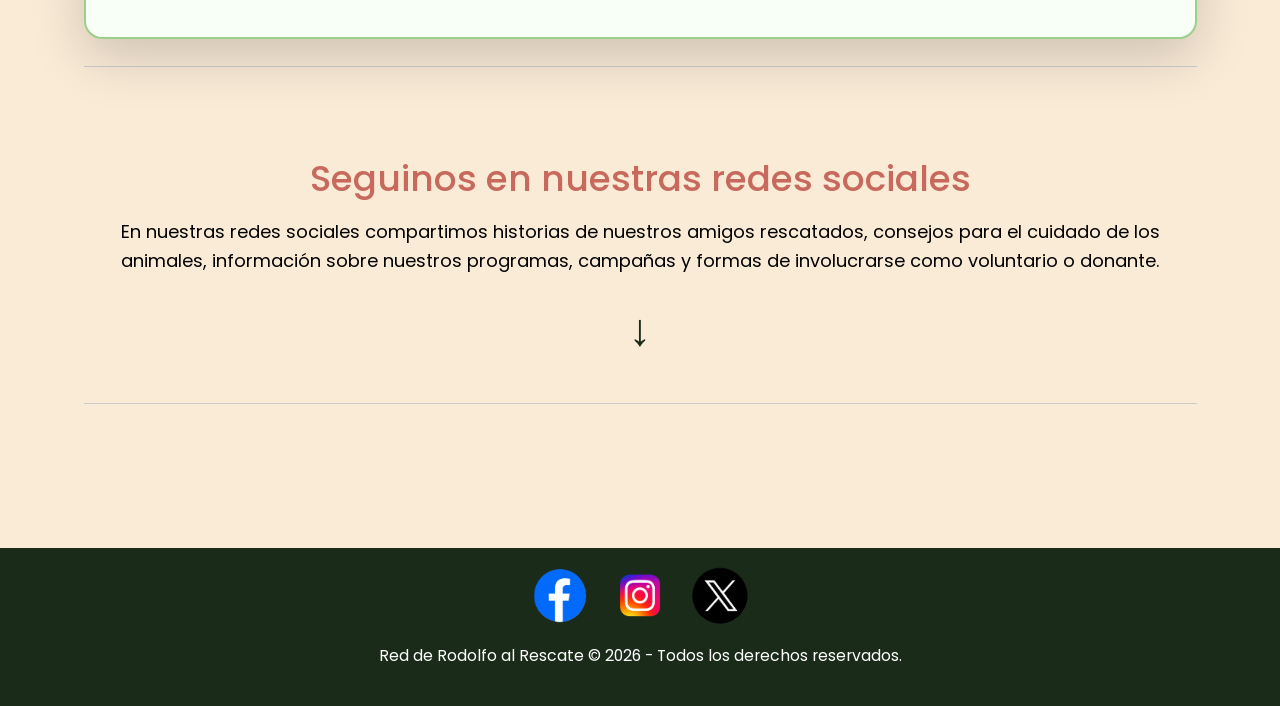
<file: tp-leng1-equipo-7/nosotros.html>
<!DOCTYPE html>
<html lang="es">

    <head>
        <meta charset="UTF-8">
        <meta name="viewport" content="width=device-width, initial-scale=1.0">

        <title>Red de Rodolfo al Rescate - nosotros</title>

        <link rel="preconnect" href="https://fonts.googleapis.com">
        <link href="https://fonts.googleapis.com/css2?family=Poppins:wght@300;400;600&display=swap" rel="stylesheet">

        <link href="https://cdn.jsdelivr.net/npm/bootstrap@5.3.3/dist/css/bootstrap.min.css" rel="stylesheet">
        <link rel="stylesheet" href="./CSS/estilos.css">

    </head>

    <body>

        <header class="text-center">
            <img src="./IMG/LOGO_ONG.png" alt="Logo ONG" width="300">
            <h1>Red de Rodolfo al Rescate</h1>
            <h2>Fundación de ayuda a los animales</h2>

            <nav aria-label="Navegación principal">
                <ul class="list-inline">
                    <li class="list-inline-item"><a href="./index.html">Inicio</a></li>
                    <li class="list-inline-item"><a href="./contacto.html">Contacto</a></li>
                    <li class="list-inline-item"><a href="./nosotros.html" class="active">Nosotros</a></li>
                    <li class="list-inline-item"><a href="./programas.html">Programas</a></li>
                    <li class="list-inline-item"><a href="./arquetipo.html">Arquetipo</a></li>
                    <li class="list-inline-item"><a href="#redes">Redes</a></li>
                </ul>
            </nav>
        </header>
    
        <main class="container my-5">

            <section>
                <h2>¿Quiénes somos?</h2>
                    <div class="card card-verde shadow-lg border-0 rounded-4">

                        <div class="card-body p-4">

                            <p>Somos una organización dedicada al rescate, cuidado y protección de animales en situación de abandono, maltrato o riesgo. Nuestro proyecto nació gracias al compromiso de personas amantes de los animales que decidieron unirse para brindar ayuda a perros y gatos que necesitaban una segunda oportunidad. Desde nuestros comienzos trabajamos con responsabilidad, empatía y mucho amor para cambiar la vida de cientos de mascotas que esperan encontrar un hogar seguro y lleno de cariño.
                            </p>

                            <p>Cada rescate representa una nueva historia de esperanza. Muchos de los animales que llegan a nosotros han pasado días o incluso meses viviendo en la calle, soportando hambre, frío, enfermedades y miedo. Por eso, nuestro trabajo no solo consiste en rescatarlos, sino también en acompañarlos durante todo su proceso de recuperación física y emocional. Creemos que cada animal merece ser tratado con respeto, paciencia y dignidad.
                            </p>

                            <p>
                            Nuestro equipo está formado por voluntarios, colaboradores y personas comprometidas con el bienestar animal.
                            Entre todos realizamos tareas de rescate, traslados, alimentación, difusión en redes sociales, campañas
                            solidarias y búsqueda de familias responsables para adopción. También contamos con el apoyo de veterinarios
                            y hogares de tránsito que ayudan a brindar atención y cuidados a cada mascota rescatada.
                            </p>

                            <p>
                            Además de ayudar a los animales, buscamos generar conciencia en la comunidad sobre la importancia
                            de la adopción responsable, la castración y el cuidado adecuado de las mascotas. Sabemos que el abandono
                            es un problema que afecta a miles de animales todos los días, por eso trabajamos para promover valores
                            como el respeto, la solidaridad y la responsabilidad.
                            </p>

                            <p>
                            Gracias al apoyo de voluntarios, familias adoptantes y personas solidarias que colaboran con donaciones,
                            podemos continuar creciendo y ayudando a más animales. Cada aporte, por pequeño que sea, nos permite
                            seguir realizando rescates, comprando alimento, medicamentos y ofreciendo mejores oportunidades de vida
                            a quienes más lo necesitan.
                            </p>

                            <p>
                            Nuestro mayor logro es ver a cada animal recuperarse, volver a confiar en las personas y finalmente
                            encontrar una familia que lo ame para siempre. Creemos que rescatar no solo cambia la vida de una mascota,
                            sino también la de quienes deciden abrirles las puertas de su hogar y de su corazón.
                            </p>
                        </div>
                    </div>
            </section>

            <section>
                <h2>Principales objetivos</h2>
                    <div class="list-group lista-verde">

                        <div class="list-group-item"> ✔ Rescatar animales en situación de calle, abandono o maltrato.</div>
                        <div class="list-group-item"> ✔ Brindar atención veterinaria, vacunación y castración a cada animal rescatado.</div>
                        <div class="list-group-item"> ✔ Proporcionar alimento, abrigo y un espacio seguro para su recuperación.</div>
                        <div class="list-group-item"> ✔ Promover la adopción responsable y la búsqueda de familias comprometidas.</div>
                        <div class="list-group-item"> ✔ Fomentar la conciencia sobre el respeto y el cuidado de los animales.</div>
                        <div class="list-group-item"> ✔ Realizar campañas de difusión, concientización y rescate en la comunidad.</div>
                        <div class="list-group-item"> ✔ Trabajar junto a voluntarios, veterinarios y hogares de tránsito solidarios.</div>
                        <div class="list-group-item"> ✔ Reducir el abandono animal mediante educación y castración responsable.</div>
                        <div class="list-group-item"> ✔ Garantizar que cada animal tenga una segunda oportunidad de vida digna.</div>
                    </div>
            </section>

            <section class="my-5">
                <h2 class="text-center mb-4">Historias de rescates</h2>

                <div id="carouselRescates" class="carousel slide" data-bs-ride="carousel">

                    <div class="carousel-inner">

            
                        <div class="carousel-item active">
                            <div class="card card-verde shadow-lg border-0 rounded-4">
                                <div class="card-body text-center">

                                    <img src="./IMG/foto-coco.png" class="img-fluid rounded mb-3" style="max-width:420px;" alt="Coco">
                                    <h4>🐶 Coco</h4>
                                    <p> <mark>Coco</mark> apareció una noche lluviosa, temblando y muy asustado. Había pasado varios días solo en la calle, buscando refugio y comida. Cuando la <strong>Red de Rodolfo al Rescate</strong> lo encontró, necesitaba atención, cariño y alguien que creyera nuevamente en él. </p>
                                    <p> Gracias al cuidado de los voluntarios, Coco recibió controles veterinarios, alimento y un lugar seguro donde recuperarse. Poco a poco volvió a confiar, comenzó a jugar y a mover la cola cada vez que alguien se acercaba. </p>
                                    <p> Hoy Coco tiene una familia que lo ama y un hogar donde nunca más estará solo. Su historia nos recuerda que, con amor y compromiso, cada rescate puede convertirse en una nueva oportunidad. </p>
                                </div>
                            </div>
                        </div>

                        <div class="carousel-item">
                            <div class="card card-verde shadow-lg border-0 rounded-4">
                                <div class="card-body text-center">

                                    <img src="./IMG/foto-bruno.jpg" class="img-fluid rounded mb-3" style="max-width:420px;" alt="Bruno">
                                    <h4>🐕 Bruno</h4>
                                    <br>
                                    <p> <mark>Bruno</mark> fue encontrado una tarde fría, escondido debajo de una parada de colectivo. Estaba cansado, con hambre y muy asustado después de pasar varios días solo en la calle. Cuando los <strong>voluntarios</strong> lo rescataron, necesitaba cuidados, paciencia y mucho cariño para volver a confiar en las personas. </p>
                                    <p> Gracias al amor y dedicación de quienes lo ayudaron, Bruno recibió atención veterinaria, alimento y un lugar seguro donde descansar. Con el paso de los días comenzó a sentirse mejor, volvió a jugar y a mover la cola cada vez que alguien se acercaba para acariciarlo. </p>
                                    <p> Hoy Bruno vive feliz junto a una familia que lo ama y lo acompaña todos los días. Tiene un hogar cálido, juguetes y nunca más tendrá que dormir solo. Su historia demuestra que cada rescate puede cambiar una vida y convertirse en una nueva oportunidad llena de amor. </p>
                                </div>
                            </div>
                        </div>

                        <div class="carousel-item">
                            <div class="card card-verde shadow-lg border-0 rounded-4">
                                <div class="card-body text-center">

                                    <img src="./IMG/foto-ramita.jpg" class="img-fluid rounded mb-3" style="max-width:420px;" alt="Ramita">
                                    <h4>🐱 Ramita</h4>
                                    <br>
                                    <p> <mark>Ramita</mark>fue encontrada maullando desesperadamente en la copa de un árbol. Llevaba varias horas sin poder bajar y estaba asustada. Fueron los vecinos quienes alertaron a la <strong>Red de Rodolfo al Rescate</strong>, preocupados por su seguridad.</p>
                                    <p>Nuestro equipo llegó rápidamente al lugar y, con mucha paciencia y cuidado, utilizó una escalera para acercarse a ella sin asustarla. Después de varios minutos de trabajo, Ramita pudo ser rescatada sana y salva.</p>
                                    <p>Tras recibir atención veterinaria, alimento y mucho cariño, Ramita recuperó la confianza en las personas. Hoy en día tiene una familia responsable que le brinda un hogar lleno de amor que siempre mereció. Su historia demuestra que ningún rescate es pequeño cuando se trata de salvar una vida.</p>
                                </div>
                            </div>
                        </div>
                        
                        <div class="carousel-item">
                            <div class="card card-verde shadow-lg border-0 rounded-4">
                                <div class="card-body text-center">

                                    <img src="./IMG/foto-bianca.jpg" class="img-fluid rounded mb-3" style="max-width:420px;" alt="Bianca">
                                    <h4>🐹 Bianca</h4>
                                    <br>
                                    <p><mark>Bianca</mark> es una pequeña hámster que fue encontrada dentro de una caja de cartón abandonada en una plaza. Estaba deshidratada, muy asustada y sin alimento, esperando que alguien pudiera ayudarla.</p>
                                    <p>Cuando los voluntarios de <strong>Red de Rodolfo al Rescate</strong> recibieron el aviso, acudieron rápidamente al lugar. Bianca fue trasladada a un hogar de tránsito, donde recibió una alimentación adecuada, una jaula segura y todos los cuidados necesarios para recuperarse.</p>
                                    <p>Con el paso de los días volvió a explorar, a correr en su rueda y a llenar de ternura a todos los que la conocían. Su energía y curiosidad demostraron que nunca había perdido las ganas de vivir.</p>
                                    <p>Hoy Bianca disfruta de una familia responsable que la cuida y le brinda todo el cariño que merece. Su historia nos recuerda que incluso los animales más pequeños también necesitan protección, respeto y una segunda oportunidad.</p>
                                </div>
                            </div>
                        </div>

                    </div>

                    <button class="carousel-control-prev" type="button" data-bs-target="#carouselRescates" data-bs-slide="prev">
                        <span class="carousel-control-prev-icon"></span>
                    </button>

                    <button class="carousel-control-next" type="button" data-bs-target="#carouselRescates" data-bs-slide="next">
                        <span class="carousel-control-next-icon"></span>
                    </button>

                </div>
            </section>


            <section class="text-center my-5">
                    <h2>Vos también podés cambiar una vida</h2>

                    <p>
                        Cada rescate comienza con una persona dispuesta a ayudar.
                        Sumate como voluntario, adoptá responsablemente o difundí
                        nuestras campañas.
                    </p>

                    <a href="./contacto.html" class="btn btn-success btn-lg">
                        Quiero colaborar
                    </a>

            </section>

            <section class="my-5">
                    <h2>Nuestro equipo</h2>

                        <div class="card card-verde shadow-lg border-0 rounded-4">
                            <div class="card-body">

                                <figure>
                                    <img src="./IMG/voluntarios.jpeg"
                                        class="img-fluid rounded d-block mx-auto"
                                        alt="Equipo de voluntarios">

                                    <figcaption class="text-center mt-2">
                                        Voluntarios de Red de Rodolfo al Rescate
                                    </figcaption>
                                </figure>

                                <p class="text-center mt-3">
                                    Nuestro equipo está formado por voluntarios, veterinarios,
                                    hogares de tránsito y colaboradores que trabajan todos los días
                                    para brindar una nueva oportunidad a los animales rescatados.
                                </p>

                            </div>
                        </div>
            </section>
            <section class="my-5 text-center">
                <h2>Seguinos en nuestras redes sociales</h2>

                <p>En nuestras redes sociales compartimos historias de nuestros amigos rescatados, consejos para el cuidado de los animales, información sobre nuestros programas, campañas y formas de involucrarse como voluntario o donante.</p>

                <div class="flecha-footer">
                    ↓ 
                </div>
            </section>
        </main>


            <footer class="text-center py-3">
                
                <div id="redes" class="redes-sociales">
                    <a href="https://www.facebook.com" target="_blank" rel="noopener noreferrer">
                    <img src="./IMG/facebook.png" alt="Facebook">
                    </a>

                    <a href="https://www.instagram.com" target="_blank" rel="noopener noreferrer">
                    <img src="./IMG/instagram.png" alt="Instagram">
                    </a>

                    <a href="https://www.x.com" target="_blank" rel="noopener noreferrer">
                    <img src="./IMG/x.png" alt="Twitter">
                    </a>
                </div>
                <p><small>Red de Rodolfo al Rescate © 2026 - Todos los derechos reservados.</small></p>
            </footer>

            <script src="https://cdn.jsdelivr.net/npm/bootstrap@5.3.3/dist/js/bootstrap.bundle.min.js"></script>
            <script src="./JS/script.js"></script>

    </body>
</html>
</file>
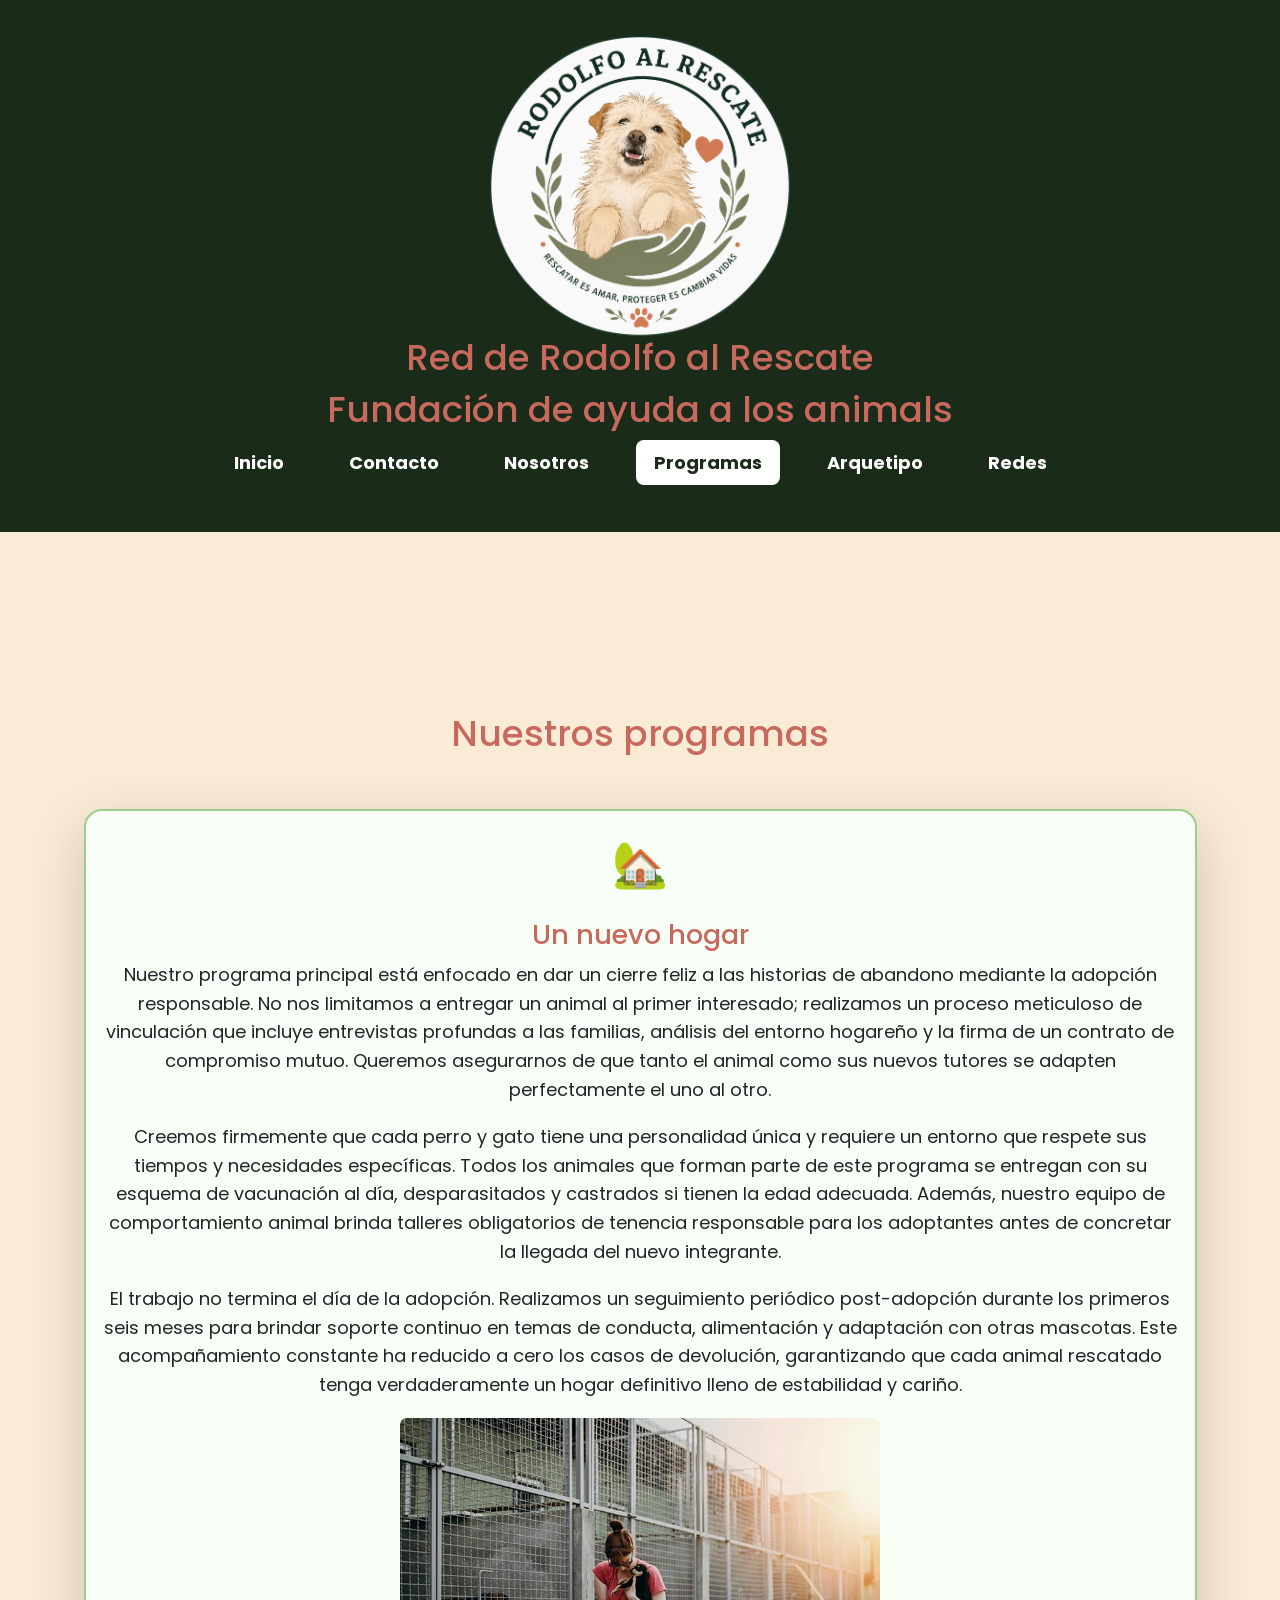
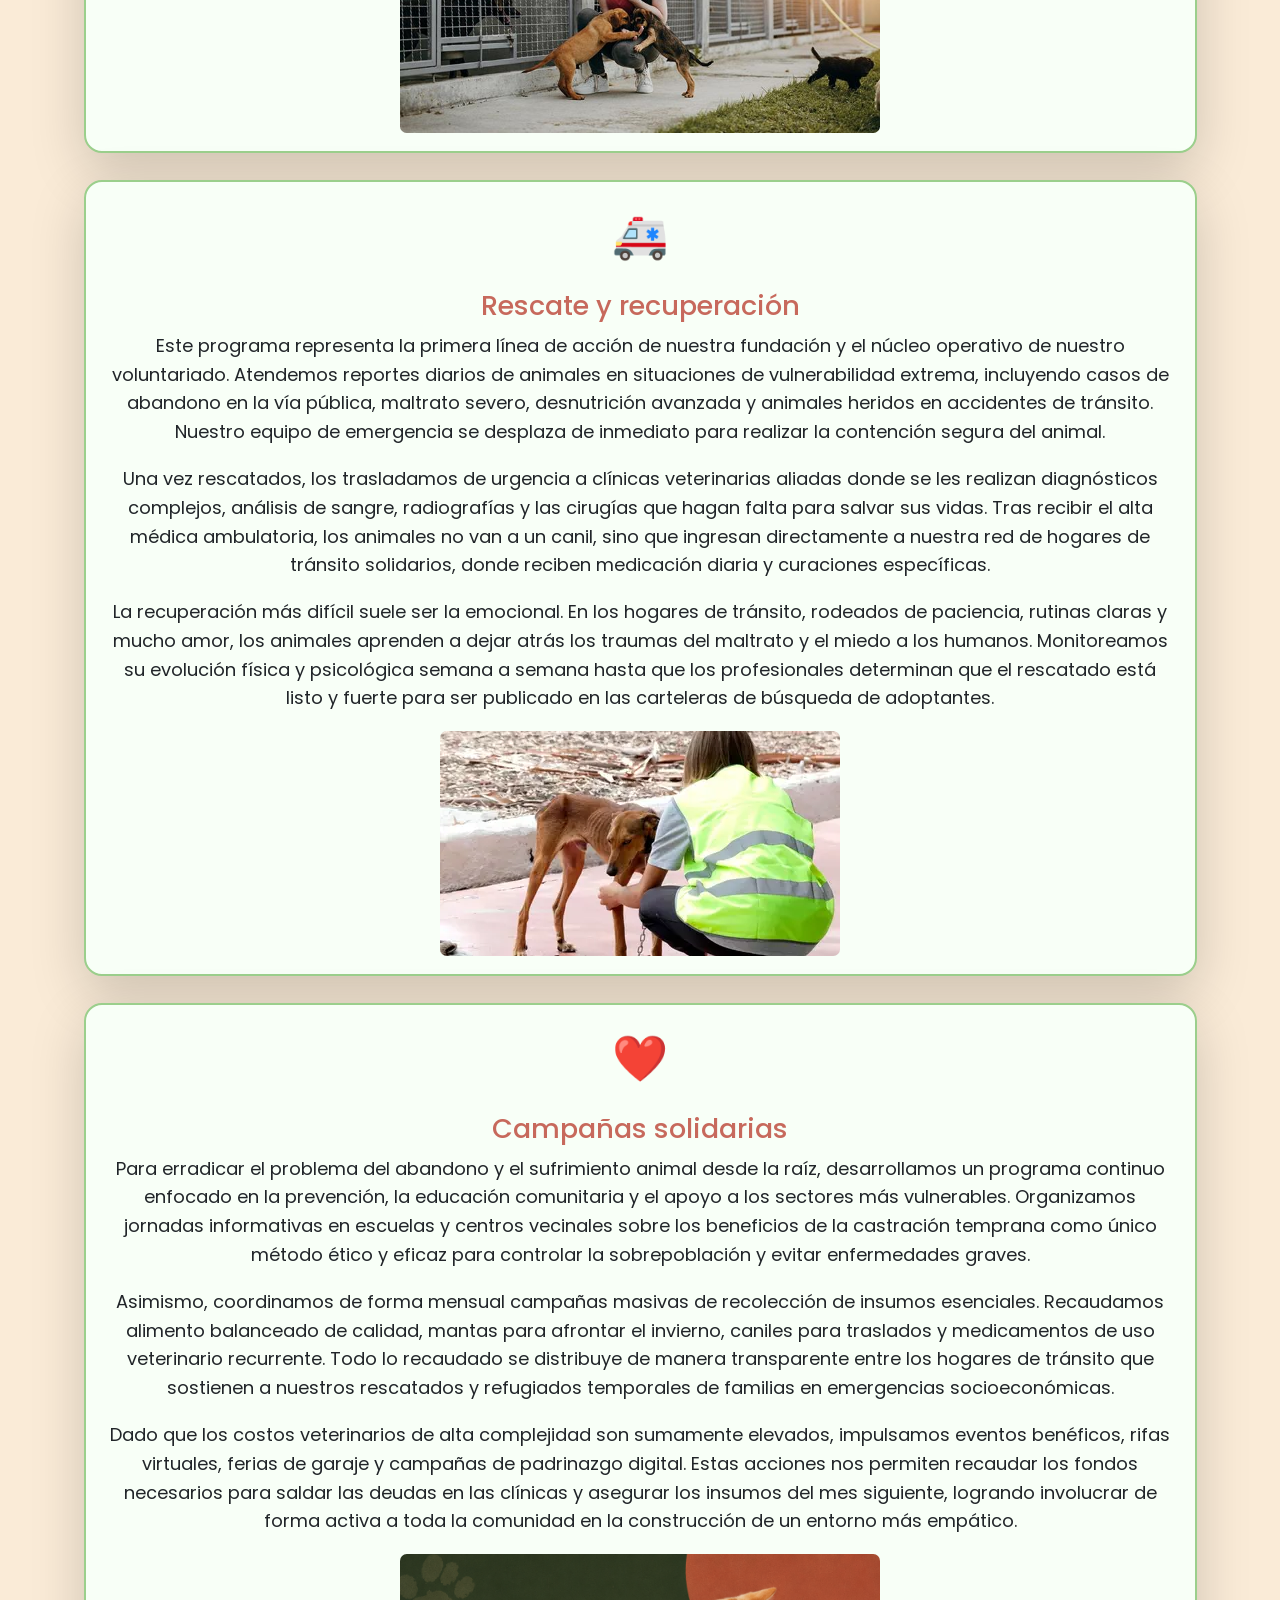
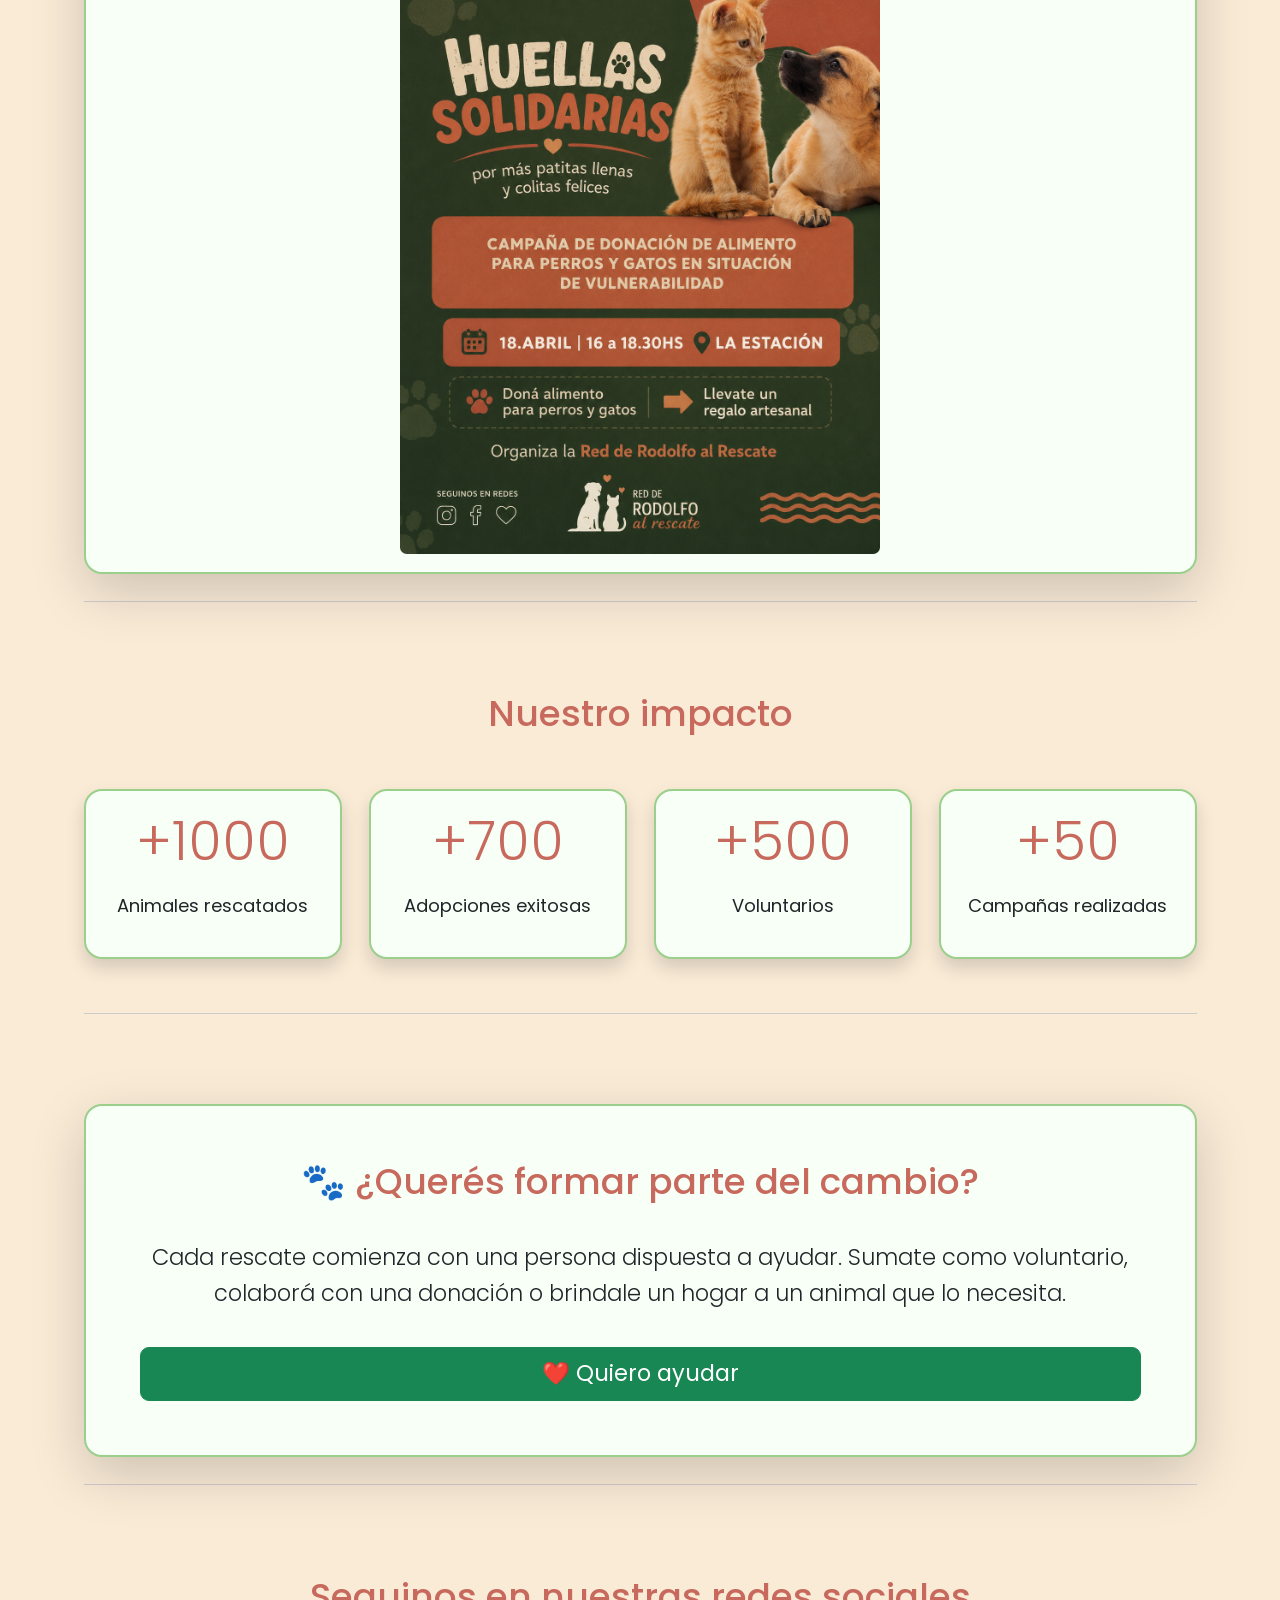
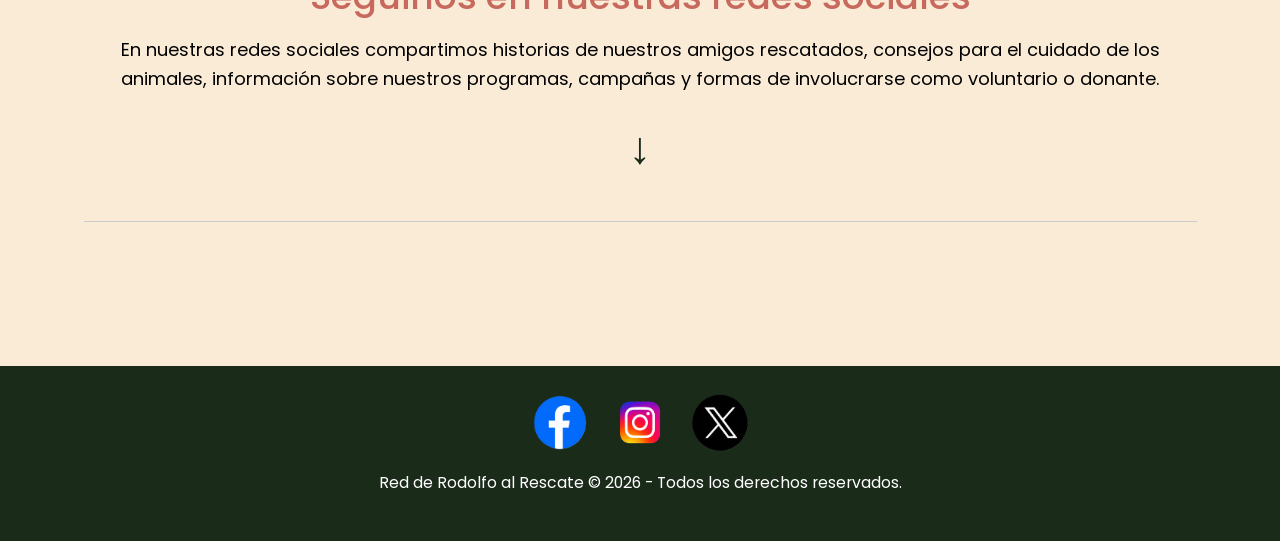
<file: tp-leng1-equipo-7/programas.html>
<!DOCTYPE html>
<html lang="es">

    <head>
        <meta charset="UTF-8">
        <meta name="viewport" content="width=device-width, initial-scale=1.0">

        <title>Red de Rodolfo al Rescate - programas</title>

        <link rel="preconnect" href="https://fonts.googleapis.com">
        <link href="https://fonts.googleapis.com/css2?family=Poppins:wght@300;400;600&display=swap" rel="stylesheet">

        <link href="https://cdn.jsdelivr.net/npm/bootstrap@5.3.3/dist/css/bootstrap.min.css" rel="stylesheet">
        <link rel="stylesheet" href="./CSS/estilos.css">
    </head>
    <body>
        <header class="text-center">
            <img src="./IMG/LOGO_ONG.png" alt="Logo ONG" width="300">
            <h1>Red de Rodolfo al Rescate</h1>
            <h2>Fundación de ayuda a los animals</h2>
            <nav aria-label="Navegación principal">
                <ul class="list-inline">
                    <li class="list-inline-item"><a href="./index.html">Inicio</a></li>
                    <li class="list-inline-item"><a href="./contacto.html">Contacto</a></li>
                    <li class="list-inline-item"><a href="./nosotros.html">Nosotros</a></li>
                    <li class="list-inline-item"><a href="./programas.html" class="active">Programas</a></li>
                    <li class="list-inline-item"><a href="./arquetipo.html">Arquetipo</a></li>
                    <li class="list-inline-item"><a href="#redes">Redes</a></li>
                </ul>
            </nav>
        </header>
        
        <main class="container my-5">

            <section class="my-5">
                <h2 class="text-center mb-5">Nuestros programas</h2>

                <div class="row g-4">

                    <div class="row-md-4">
                        <div class="card shadow-lg border-0 rounded-4 h-100 card-verde">
                            <div class="card-body text-center">
                                <div class="fs-1 mb-3">🏡</div>
                                <h3>Un nuevo hogar</h3>
                                <p> Nuestro programa principal está enfocado en dar un cierre feliz a las historias de abandono mediante la adopción responsable. No nos limitamos a entregar un animal al primer interesado; realizamos un proceso meticuloso de vinculación que incluye entrevistas profundas a las familias, análisis del entorno hogareño y la firma de un contrato de compromiso mutuo. Queremos asegurarnos de que tanto el animal como sus nuevos tutores se adapten perfectamente el uno al otro. </p>
                                <p> Creemos firmemente que cada perro y gato tiene una personalidad única y requiere un entorno que respete sus tiempos y necesidades específicas. Todos los animales que forman parte de este programa se entregan con su esquema de vacunación al día, desparasitados y castrados si tienen la edad adecuada. Además, nuestro equipo de comportamiento animal brinda talleres obligatorios de tenencia responsable para los adoptantes antes de concretar la llegada del nuevo integrante. </p>
                                <p> El trabajo no termina el día de la adopción. Realizamos un seguimiento periódico post-adopción durante los primeros seis meses para brindar soporte continuo en temas de conducta, alimentación y adaptación con otras mascotas. Este acompañamiento constante ha reducido a cero los casos de devolución, garantizando que cada animal rescatado tenga verdaderamente un hogar definitivo lleno de estabilidad y cariño. </p> 
                                <img src="./IMG/adopcion.jpg" alt="Adopción responsable" class="img-fluid rounded d-block mx-auto" style="max-width: 480px; height: auto;">
                            </div>
                        </div>
                    </div>

                    <div class="row-md-4">
                        <div class="card shadow-lg border-0 rounded-4 h-100 card-verde">
                            <div class="card-body text-center">
                                <div class="fs-1 mb-3">🚑</div>
                                <h3>Rescate y recuperación</h3>
                                <p> Este programa representa la primera línea de acción de nuestra fundación y el núcleo operativo de nuestro voluntariado. Atendemos reportes diarios de animales en situaciones de vulnerabilidad extrema, incluyendo casos de abandono en la vía pública, maltrato severo, desnutrición avanzada y animales heridos en accidentes de tránsito. Nuestro equipo de emergencia se desplaza de inmediato para realizar la contención segura del animal. </p>
                                <p> Una vez rescatados, los trasladamos de urgencia a clínicas veterinarias aliadas donde se les realizan diagnósticos complejos, análisis de sangre, radiografías y las cirugías que hagan falta para salvar sus vidas. Tras recibir el alta médica ambulatoria, los animales no van a un canil, sino que ingresan directamente a nuestra red de hogares de tránsito solidarios, donde reciben medicación diaria y curaciones específicas. </p>
                                <p> La recuperación más difícil suele ser la emocional. En los hogares de tránsito, rodeados de paciencia, rutinas claras y mucho amor, los animales aprenden a dejar atrás los traumas del maltrato y el miedo a los humanos. Monitoreamos su evolución física y psicológica semana a semana hasta que los profesionales determinan que el rescatado está listo y fuerte para ser publicado en las carteleras de búsqueda de adoptantes. </p>
                                <img src="./IMG/rescate.jpg" alt="Rescate animal" class="img-fluid rounded d-block mx-auto" style="max-width: 480px; height: auto;">
                            </div>
                        </div>
                    </div>

                    <div class="row-md-4">
                        <div class="card shadow-lg border-0 rounded-4 h-100 card-verde">
                            <div class="card-body text-center">
                                <div class="fs-1 mb-3">❤️</div>
                                <h3>Campañas solidarias</h3>
                                <p> Para erradicar el problema del abandono y el sufrimiento animal desde la raíz, desarrollamos un programa continuo enfocado en la prevención, la educación comunitaria y el apoyo a los sectores más vulnerables. Organizamos jornadas informativas en escuelas y centros vecinales sobre los beneficios de la castración temprana como único método ético y eficaz para controlar la sobrepoblación y evitar enfermedades graves. </p>
                                <p> Asimismo, coordinamos de forma mensual campañas masivas de recolección de insumos esenciales. Recaudamos alimento balanceado de calidad, mantas para afrontar el invierno, caniles para traslados y medicamentos de uso veterinario recurrente. Todo lo recaudado se distribuye de manera transparente entre los hogares de tránsito que sostienen a nuestros rescatados y refugiados temporales de familias en emergencias socioeconómicas. </p>
                                <p> Dado que los costos veterinarios de alta complejidad son sumamente elevados, impulsamos eventos benéficos, rifas virtuales, ferias de garaje y campañas de padrinazgo digital. Estas acciones nos permiten recaudar los fondos necesarios para saldar las deudas en las clínicas y asegurar los insumos del mes siguiente, logrando involucrar de forma activa a toda la comunidad en la construcción de un entorno más empático. </p>
                                <img src="./IMG/campaña.png" alt="Campañas solidarias" class="img-fluid rounded d-block mx-auto" style="max-width: 480px; height: auto;">
                            </div>
                        </div>
                    </div>

                </div>

            </section>

            <section class="my-5">
                <h2 class="text-center mb-5">Nuestro impacto</h2>

                <div class="row text-center">

                    <div class="col-md-3 mb-4">
                        <div class="card shadow border-0 rounded-4 card-verde h-100">
                            <div class="card-body">
                                <h2 class="display-5">1000</h2>
                                <p>Animales rescatados</p>
                            </div>
                        </div>
                    </div>

                    <div class="col-md-3 mb-4">
                        <div class="card shadow border-0 rounded-4 card-verde h-100">
                            <div class="card-body">
                                <h2 class="display-5">700</h2>
                                <p>Adopciones exitosas</p>
                            </div>
                        </div>
                    </div>

                    <div class="col-md-3 mb-4">
                        <div class="card shadow border-0 rounded-4 card-verde h-100">
                            <div class="card-body">
                                <h2 class="display-5">500</h2>
                                <p>Voluntarios</p>
                            </div>
                        </div>
                    </div>

                    <div class="col-md-3 mb-4">
                        <div class="card shadow border-0 rounded-4 card-verde h-100">
                            <div class="card-body">
                                <h2 class="display-5">50</h2>
                                <p>Campañas realizadas</p>
                            </div>
                        </div>
                    </div>

                </div>

            </section>

            <section class="text-center my-5">

                <div class="card shadow-lg border-0 rounded-4 card-verde p-5">
                    <h2>🐾 ¿Querés formar parte del cambio?</h2>
                    <p class="lead mt-3">Cada rescate comienza con una persona dispuesta a ayudar. Sumate como voluntario, colaborá con una donación o brindale un hogar a un animal que lo necesita.</p>
                    <a href="./contacto.html" class="btn btn-success btn-lg mt-3 px-5"> ❤️ Quiero ayudar</a>
                </div>
            </section>

            <section class="my-5 text-center">
                <h2>Seguinos en nuestras redes sociales</h2>

                <p>En nuestras redes sociales compartimos historias de nuestros amigos rescatados, consejos para el cuidado de los animales, información sobre nuestros programas, campañas y formas de involucrarse como voluntario o donante.
                </p>
                <div class="flecha-footer">
                        ↓
                </div>
            </section>

        </main>

        <footer>
            <div id="redes" class="redes-sociales">
                <a href="https://www.facebook.com" target="_blank" rel="noopener noreferrer">
                    <img src="./IMG/facebook.png" alt="Facebook">
                </a>

                <a href="https://www.instagram.com" target="_blank" rel="noopener noreferrer">
                    <img src="./IMG/instagram.png" alt="Instagram">
                </a>

                <a href="https://www.x.com" target="_blank" rel="noopener noreferrer">
                    <img src="./IMG/x.png" alt="Twitter">
                </a>
            </div>
            <p><small>Red de Rodolfo al Rescate © 2026 - Todos los derechos reservados.</small></p>
        </footer>
        <script src="https://cdn.jsdelivr.net/npm/bootstrap@5.3.3/dist/js/bootstrap.bundle.min.js"></script>
        <script src="./JS/script.js"></script>
    </body>
</html>
</file>
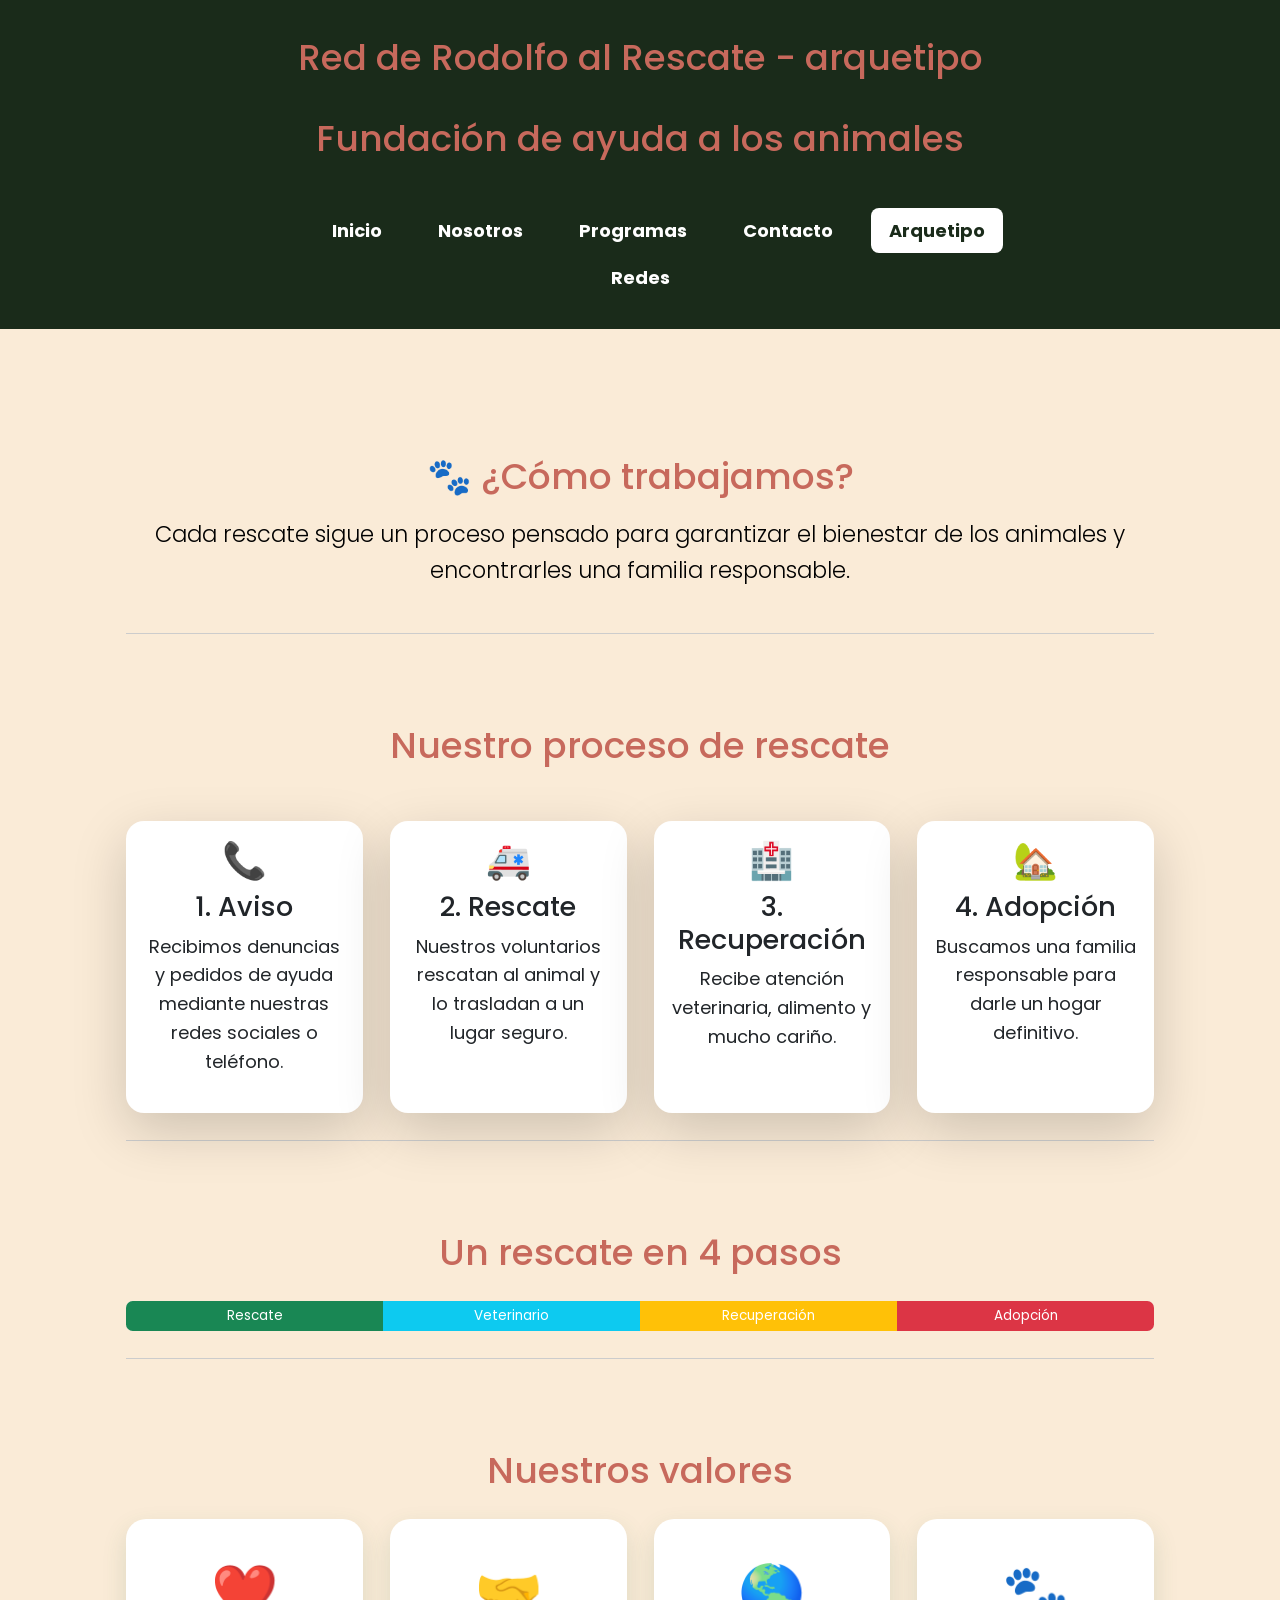
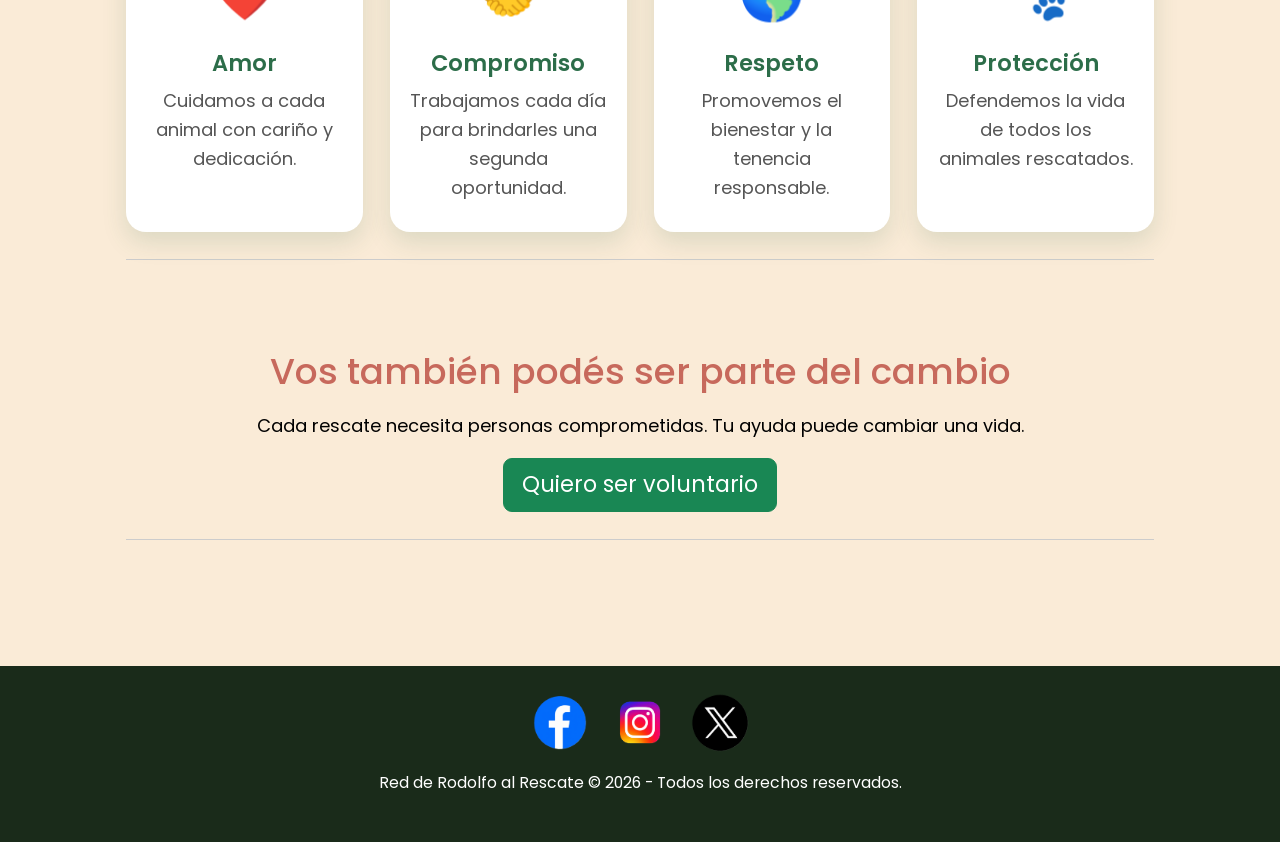
<file: tp-leng1-equipo-7/SuperBuild.html>
<!DOCTYPE html>
<html lang="es">

    <head>
        <meta charset="UTF-8">
        <meta name="viewport" content="width=device-width, initial-scale=1.0">

        <link rel="preconnect" href="https://fonts.googleapis.com">
        <link href="https://fonts.googleapis.com/css2?family=Poppins:wght@300;400;600&display=swap" rel="stylesheet">
        
        <title>Red de Rodolfo al Rescate - arquetipo</title>
        
        <link href="https://cdn.jsdelivr.net/npm/bootstrap@5.3.3/dist/css/bootstrap.min.css" rel="stylesheet">
        <link rel="stylesheet" href="./CSS/estilos.css">
    </head>
    <body>
        <header>
            <h1>Red de Rodolfo al Rescate - arquetipo</h1><br>
            <h2>Fundación de ayuda a los animales</h2><br>
            <nav>
                <ul>
                    <li><a href="./index.html">Inicio</a></li>
                    <li><a href="./nosotros.html">Nosotros</a></li>
                    <li><a href="./programas.html">Programas</a></li>
                    <li><a href="./contacto.html">Contacto</a></li>
                    <li><a href="./SuperBuild.html" class="active">Arquetipo</a></li>
                </ul>
            </nav>
            <nav>
                <a href="#redes">Redes</a>
            </nav>
        
        </header>
        <main>
            <section class="text-center my-5">
                <h2>🐾 ¿Cómo trabajamos?</h2>

                <p class="lead"> Cada rescate sigue un proceso pensado para garantizar el bienestar de los animales y encontrarles una familia responsable.</p>
            </section>

            <section class="my-5">
                <h2 class="text-center mb-5">Nuestro proceso de rescate</h2>
                <div class="row g-4">

                    <div class="col-md-3">
                        <div class="card shadow-lg border-0 rounded-4 h-100">
                            <div class="card-body text-center">
                                <h1>📞</h1>
                                <h4>1. Aviso</h4>
                                <p>Recibimos denuncias y pedidos de ayuda mediante nuestras redes sociales o teléfono.</p>
                            </div>
                        </div>
                    </div>

                    <div class="col-md-3">
                        <div class="card shadow-lg border-0 rounded-4 h-100">
                            <div class="card-body text-center">
                                <h1>🚑</h1>
                                <h4>2. Rescate</h4>
                                <p>
                                    Nuestros voluntarios rescatan al animal
                                    y lo trasladan a un lugar seguro.
                                </p>
                            </div>
                        </div>
                    </div>

                    <div class="col-md-3">
                        <div class="card shadow-lg border-0 rounded-4 h-100">
                            <div class="card-body text-center">
                                <h1>🏥</h1>
                                <h4>3. Recuperación</h4>
                                <p>
                                    Recibe atención veterinaria, alimento
                                    y mucho cariño.
                                </p>
                            </div>
                        </div>
                    </div>

                    <div class="col-md-3">
                        <div class="card shadow-lg border-0 rounded-4 h-100">
                            <div class="card-body text-center">
                                <h1>🏡</h1>
                                <h4>4. Adopción</h4>
                                <p>
                                    Buscamos una familia responsable
                                    para darle un hogar definitivo.
                                </p>
                            </div>
                        </div>
                    </div>

                </div>
            </section>
            <section class="my-5">
                <h2 class="text-center mb-4">Un rescate en 4 pasos</h2>

                <div class="progress" style="height:30px;">
                    <div class="progress-bar bg-success" style="width:25%">Rescate</div>
                    <div class="progress-bar bg-info" style="width:25%">Veterinario</div>
                    <div class="progress-bar bg-warning" style="width:25%">Recuperación</div>
                    <div class="progress-bar bg-danger" style="width:25%">Adopción</div>
                </div>
            </section>

            <section class="my-5">
                <h2 class="text-center mb-4">Nuestros valores</h2>
                <div class="row text-center g-4">

                    <div class="col-md-3">
                        <div class="valor-card">
                            <div class="valor-icono">❤️</div>
                            <h5>Amor</h5>
                            <p>Cuidamos a cada animal con cariño y dedicación.</p>
                        </div>
                    </div>

                    <div class="col-md-3">
                        <div class="valor-card">
                            <div class="valor-icono">🤝</div>
                            <h5>Compromiso</h5>
                            <p>Trabajamos cada día para brindarles una segunda oportunidad.</p>
                        </div>
                    </div>

                    <div class="col-md-3">
                        <div class="valor-card">
                            <div class="valor-icono">🌎</div>
                            <h5>Respeto</h5>
                            <p>Promovemos el bienestar y la tenencia responsable.</p>
                        </div>
                    </div>

                    <div class="col-md-3">
                        <div class="valor-card">
                            <div class="valor-icono">🐾</div>
                            <h5>Protección</h5>
                            <p>Defendemos la vida de todos los animales rescatados.</p>
                        </div>
                    </div>
                </div>
            </section>
            <section class="text-center my-5">
                <h2>Vos también podés ser parte del cambio</h2>

                <p>
                Cada rescate necesita personas comprometidas.
                Tu ayuda puede cambiar una vida.
                </p>

                <a href="./contacto.html"
                class="btn btn-success btn-lg">
                Quiero ser voluntario
                </a>
            </section>
        </main>
        <footer>
            <div id="redes" class="redes-sociales">
                <a href="https://www.facebook.com" target="_blank" rel="noopener noreferrer">
                    <img src="./IMG/facebook.png" alt="Facebook">
                </a>

                <a href="https://www.instagram.com" target="_blank" rel="noopener noreferrer">
                    <img src="./IMG/instagram.png" alt="Instagram">
                </a>

                <a href="https://www.x.com" target="_blank" rel="noopener noreferrer">
                    <img src="./IMG/x.png" alt="Twitter">
                </a>
            </div>
            <p><small>Red de Rodolfo al Rescate © 2026 - Todos los derechos reservados.</small></p>
        </footer>
        <script src="https://cdn.jsdelivr.net/npm/bootstrap@5.3.3/dist/js/bootstrap.bundle.min.js"></script>
        <script src="./JS/script.js"></script>
    </body>
</html>
</file>
<file: tp-leng1-equipo-7/CSS/estilos.css>
/* ==========================================================================
   RESET & VARIABLES GLOBALES
   ========================================================================== */
* {
    box-sizing: border-box;
    margin: 0;
    padding: 0;
}

:root {
    --fuente-principal: 'Poppins';
    --color-texto: #000000;
    --color-fondo: antiquewhite;
    --color-header: #1a2b1a;
    --color-nav-enlace: white;
    --mark: #1a2b1a;
}

html {
    font-size: 18px;
}

body {
    font-family: var(--fuente-principal), sans-serif;
    font-size: 1rem;
    line-height: 1.6;
    color: var(--color-texto);
    background-color: var(--color-fondo);
    max-width: 2500px;
    margin: 0 auto;
    padding: 0 auto;
}

/* ==========================================================================
   TIPOGRAFÍA Y ELEMENTOS EN LINEA
   ========================================================================== */
h1, h2 {
    font-size: 2rem;
    color: rgb(199, 105, 92);
}

h2 {
    margin-bottom: 1rem;
}

h3 {
    font-size: 1.5rem;
    color: rgb(199, 105, 92);
}

p {
    margin-bottom: 1rem;
}

mark {
    background-color: var(--mark);
    color: white;
}

/* ==========================================================================
   ESTRUCTURA PRINCIPAL (HEADER, MAIN, SECTIONS)
   ========================================================================== */
header {
    background-color: #1a2b1a;
    padding: 2rem;
    text-align: center;
}

main {
    max-width: 1100px;
    margin: auto;
    padding: 2rem;
}

section {
    margin-bottom: 2rem;
    padding-top: 2rem;
    padding-bottom: 1.5rem;
    border-bottom: 1px solid var(--color-seccion-borde, #ccc);
}

.seccion-bienvenida {
    text-align: center;
    padding: 40px 20px;
}

.contenido {
    text-align: center;
    margin-bottom: 2rem;
    padding-bottom: 1.5rem;
    border-bottom: 1px solid var(--color-seccion-borde, #ccc);
}

/* ==========================================================================
   MENÚ DE NAVEGACIÓN (NAV)
   ========================================================================== */
nav {
    margin-top: 10px;
}

nav ul {
    list-style: none;
    display: flex;
    justify-content: center;
    gap: 20px;
}

nav a {
    color: var(--color-nav-enlace);
    text-decoration: none;
    font-weight: bold;
    padding: 10px 18px;
    border-radius: 8px;
    transition: 0.3s;
}

nav a:hover {
    background-color: white;
    color: #4CAF50;
}
nav a.active{
    background-color: white;
    color: #1a2b1a;
}

@media (max-width: 768px) {
    nav ul {
        flex-direction: column;
        align-items: center;
        gap: 10px;
    }
}

/* ==========================================================================
   GALERÍA DE IMÁGENES (FIGURES)
   ========================================================================== */
.galeria {
    display: flex;
    justify-content: center;
    gap: 20px;
    flex-wrap: wrap;
}

.galeria img {
    width: 100%;
    height: auto;
    object-fit: cover;
    border-radius: 10px;
    box-shadow: 0 4px 10px rgba(0, 0, 0, 0.2);
    transition: transform 0.3s ease;
}

figure img:hover {
    transform: scale(1.05);
}

figcaption {
    text-align: center;
    font-style: italic;
    margin-top: 30px;
}

/* ==========================================================================
   COMPONENTES (TABLAS, LISTAS, BOTONES)
   ========================================================================== */
/* Tablas de Impacto */
.table thead th {
    background-color: #c7695c !important;
    color: white !important;
}

.table tbody tr:nth-of-type(odd) > * {
    background-color: white !important;
}

.table tbody tr:nth-of-type(even) > * {
    background-color: #f8e3dc !important;
}

.table tfoot tr td {
    background-color: #f8e3dc !important;
    font-weight: bold;
}

.table-hover tbody tr:hover > * {
    background-color: #f1d2c8 !important;
}
.numero-impacto{
    color:#c7695c;
    font-weight:bold;
}

/* Listas de Ayuda */
.list-group {
    max-width: 500px;
    margin: 0 auto;
}

.list-ayuda .list-group-item {
    background-color: #d57070;
    border: none;
    margin-bottom: 10px;
    border-radius: 12px;
    box-shadow: 0 4px 12px rgba(0, 0, 0, 0.08);
    font-size: 1.05rem;
    padding: 15px 20px;
    transition: transform 0.2s ease, box-shadow 0.2s ease;
}

.list-ayuda .list-group-item:hover {
    transform: translateY(-3px);
    box-shadow: 0 8px 18px rgba(0, 0, 0, 0.12);
}

/* Botones */
.btn {
    transition: all 0.3s ease;
}

.btn:hover {
    transform: translateY(-2px);
}

#impacto .btn {
    margin-top: 1rem;
}
.card{
    transition: transform .3s ease, box-shadow .3s ease;
}

.card:hover{
    transform: translateY(-8px);
}
.display-5,
.display-6{
    transition: color .3s ease;
}
.lista-verde .list-group-item {
    background-color: #91e891;
}
.list-group-item{
    opacity: 0;
    transform: translateX(-40px);
    transition: opacity 2s ease, transform 2s ease;
}
    /*animation:aparecer .6s forwards;*/
.list-group-item.visible{
    opacity: 1;
    transform: translateY(0);
}
/*
.list-group-item:nth-child(1){animation-delay:.1s;}
.list-group-item:nth-child(2){animation-delay:.2s;}
.list-group-item:nth-child(3){animation-delay:.3s;}
.list-group-item:nth-child(4){animation-delay:.4s;}
.list-group-item:nth-child(5){animation-delay:.5s;}
.list-group-item:nth-child(6){animation-delay:.6s;}
.list-group-item:nth-child(7){animation-delay:.7s;}
.list-group-item:nth-child(8){animation-delay:.8s;}
.list-group-item:nth-child(9){animation-delay:.9s;}
*/
/*@keyframes aparecer{
    to{
        opacity:1;
        transform:translateX(0);
    }
}
*/
.instagram-card{
    background: linear-gradient(135deg,#d9f8d9,#ffffff);
    transition: .3s;
}

.instagram-card:hover{
    transform: translateY(-8px);
    box-shadow: 0 15px 35px rgba(0,0,0,.2);
}
.card-verde{
    background: #f8fff7;
    border: 2px solid #9bcf8c !important;
    transition: .35s;
    box-shadow: 0 0 25px rgba(76,175,80,.18);
}

.card-verde:hover{
    transform: translateY(-6px);
    box-shadow:
        0 0 35px rgba(76,175,80,.35),
        0 0 60px rgba(76,175,80,.18);
}
#carouselRescates{
    padding:40px;
    border-radius:25px;
    background:linear-gradient(135deg,#f8fff8,#edf9ed);
}
.carousel-control-prev-icon,
.carousel-control-next-icon{
    filter:
        invert(58%)
        sepia(27%)
        saturate(760%)
        hue-rotate(63deg);
}
.valor-card{
    background: #ffffff;
    border-radius: 20px;
    padding: 30px 20px;
    height: 100%;
    box-shadow: 0 10px 25px rgba(44, 109, 73, 0.15);
    transition: .3s ease;
}

.valor-card:hover{
    transform: translateY(-8px);
    box-shadow: 0 15px 35px rgba(44, 109, 73, 0.30);
}

.valor-icono{
    font-size: 3rem;
    margin-bottom: 15px;
}

.valor-card h5{
    color: #2c6d49;
    font-weight: 600;
    margin-bottom: 10px;
}

.valor-card p{
    color: #555;
    margin: 0;
}
/* ==========================================================================
   FORMULARIOS
   ========================================================================== */
form {
    display: flex;
    flex-direction: column;
    gap: 15px;
    max-width: 500px;
    margin: auto;
}

input, select, textarea {
    padding: 10px;
    border: 1px solid #ccc;
    border-radius: 8px;
    font-size: 1rem;
}

button {
    background-color: #c7695c;
    color: white;
    border: none;
    padding: 12px;
    border-radius: 8px;
    cursor: pointer;
    font-size: 1rem;
}

button:hover {
    background-color: #a65349;
}

/* ==========================================================================
   FOOTER & REDES SOCIALES
   ========================================================================== */
footer {
    background-color: var(--color-footer, #1a2b1a);
    color: var(--color-footer-texto, white);
    padding: 1.5rem;
    margin-top: 2rem;
    text-align: center;
}

.redes-sociales {
    display: flex;
    justify-content: center;
    gap: 20px;
    margin-bottom: 15px;
}

.redes-sociales img {
    width: 60px;
    height: 60px;
    transition: transform 0.3s ease;
}

.redes-sociales img:hover {
    transform: scale(1.2);
}

.flecha-footer{
    font-size: 2.5rem;
    color: #1a2b1a;
    animation: bounce 1.5s infinite;
    margin: 10px 0;
}

@keyframes bounce{
    0%, 100% { transform: translateY(0); }
    50% { transform: translateY(10px); }
}
</file>
